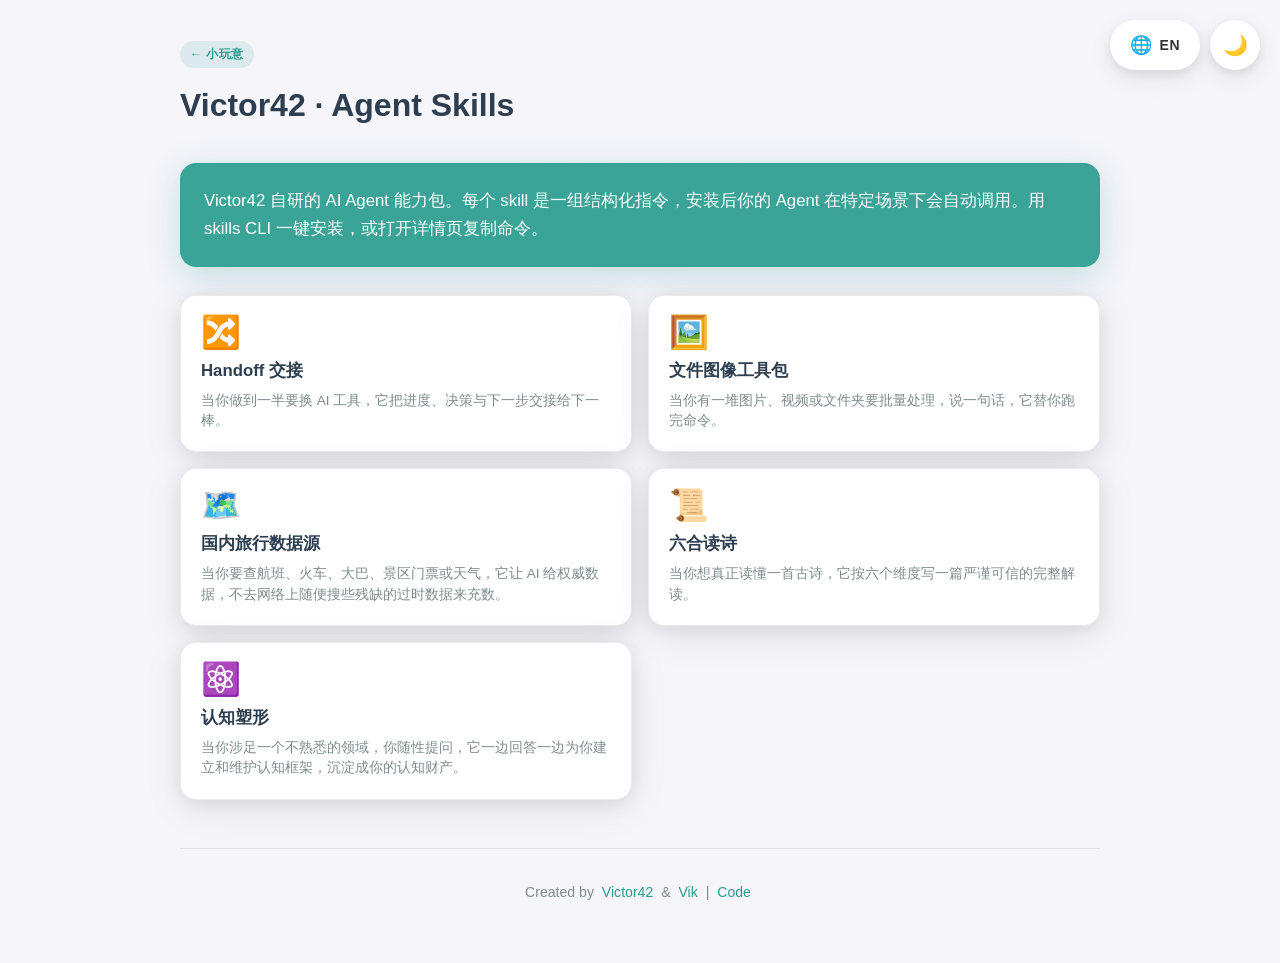
<file: index.html>
<!DOCTYPE html>
<html lang="zh-CN">
<head>
    <meta charset="UTF-8">
    <meta name="viewport" content="width=device-width, initial-scale=1.0">
    <title id="page-title">Victor42 · Agent Skills</title>

    <meta name="description" content="Victor42 自研 AI Agent 能力包。用 skills CLI 一键安装，或打开详情页复制命令。">
    <meta name="author" content="Victor42">
    <meta name="robots" content="index, follow">
    <link rel="canonical" href="https://skills.victor42.work/">

    <link rel="alternate" hreflang="zh-CN" href="https://skills.victor42.work/">
    <link rel="alternate" hreflang="en" href="https://skills.victor42.work/">
    <link rel="alternate" hreflang="x-default" href="https://skills.victor42.work/">

    <meta property="og:type" content="website">
    <meta property="og:title" content="Victor42 · Agent Skills">
    <meta property="og:description" content="Victor42 自研 AI Agent 能力包。用 skills CLI 一键安装，或打开详情页复制命令。">
    <meta property="og:url" content="https://skills.victor42.work/">
    <meta property="og:site_name" content="Victor42 · Agent Skills">
    <meta property="og:locale" content="zh_CN">
    <meta property="og:locale:alternate" content="en_US">
    <meta property="og:image" content="https://skills.victor42.work/assets/og-image.png">
    <meta property="og:image:width" content="1200">
    <meta property="og:image:height" content="630">
    <meta property="og:image:alt" content="Victor42 Agent Skills portal cover">

    <meta name="twitter:card" content="summary_large_image">
    <meta name="twitter:title" content="Victor42 · Agent Skills">
    <meta name="twitter:description" content="Victor42 自研 AI Agent 能力包。用 skills CLI 一键安装，或打开详情页复制命令。">
    <meta name="twitter:image" content="https://skills.victor42.work/assets/og-image.png">

    <meta name="theme-color" content="#2A9D8F">
    <link rel="icon" type="image/x-icon" href="https://victor42.work/assets/images/favicon.ico">
    <link rel="sitemap" type="application/xml" title="Sitemap" href="/sitemap.xml">

    <script src="./assets/analytics.js"></script>

    <script type="application/ld+json" id="structured-data">
    {
      "@context": "https://schema.org",
      "@type": "WebSite",
      "name": "Victor42 · Agent Skills",
      "url": "https://skills.victor42.work/",
      "description": "Victor42 自研的 AI Agent 能力包。每个 skill 是一组结构化指令，安装后你的 Agent 在特定场景下会自动调用。用 skills CLI 一键安装，或打开详情页复制命令。",
      "image": "https://skills.victor42.work/assets/og-image.png",
      "author": { "@type": "Person", "name": "Victor42", "url": "https://victor42.work/" },
      "publisher": {
        "@type": "Person",
        "name": "Victor42",
        "url": "https://victor42.work/",
        "logo": {
          "@type": "ImageObject",
          "url": "https://victor42.work/assets/images/favicon.ico"
        }
      },
      "inLanguage": "zh-CN",
      "dateModified": "2026-10-27",
      "mainEntity": {
        "@type": "ItemList",
        "numberOfItems": 5,
        "itemListElement": [
          {"@type": "ListItem", "position": 1, "item": {"@type": "SoftwareApplication", "name": "Handoff 交接", "description": "当你做到一半要换 AI 工具，它把进度、决策与下一步交接给下一棒。", "url": "https://skills.victor42.work/handoff/", "codeRepository": "https://github.com/greenzorro/victor42-skills", "downloadUrl": "https://cloud.victor42.work/skills/handoff.zip", "applicationCategory": "DeveloperApplication"}},
          {"@type": "ListItem", "position": 2, "item": {"@type": "SoftwareApplication", "name": "文件图像工具包", "description": "当你有一堆图片、视频或文件夹要批量处理，说一句话，它替你跑完命令。", "url": "https://skills.victor42.work/file-image-toolkit/", "codeRepository": "https://github.com/greenzorro/victor42-skills", "downloadUrl": "https://cloud.victor42.work/skills/file-image-toolkit.zip", "applicationCategory": "DeveloperApplication"}},
          {"@type": "ListItem", "position": 3, "item": {"@type": "SoftwareApplication", "name": "国内旅行数据源", "description": "当你要查航班、火车、大巴、景区门票或天气，它让 AI 给权威数据，不去网络上随便搜些残缺的过时数据来充数。", "url": "https://skills.victor42.work/china-travel-data/", "codeRepository": "https://github.com/greenzorro/victor42-skills", "downloadUrl": "https://cloud.victor42.work/skills/china-travel-data.zip", "applicationCategory": "DeveloperApplication"}},
          {"@type": "ListItem", "position": 4, "item": {"@type": "SoftwareApplication", "name": "六合读诗", "description": "当你想真正读懂一首古诗，它按六个维度写一篇严谨可信的完整解读。", "url": "https://skills.victor42.work/poem-six-lens/", "codeRepository": "https://github.com/greenzorro/victor42-skills", "downloadUrl": "https://cloud.victor42.work/skills/poem-six-lens.zip", "applicationCategory": "DeveloperApplication"}},
          {"@type": "ListItem", "position": 5, "item": {"@type": "SoftwareApplication", "name": "认知塑形", "description": "当你涉足一个不熟悉的领域，你随性提问，它一边回答一边为你建立和维护认知框架，沉淀成你的认知财产。", "url": "https://skills.victor42.work/cognition-shaper/", "codeRepository": "https://github.com/greenzorro/victor42-skills", "downloadUrl": "https://cloud.victor42.work/skills/cognition-shaper.zip", "applicationCategory": "DeveloperApplication"}}
        ]
      }
    }
    </script>

    <link rel="stylesheet" href="./assets/style.css?v=20260811">

    <script>
    (function() {
        const urlParams = new URLSearchParams(window.location.search);
        const urlTheme = urlParams.get('theme');
        if (urlTheme === 'dark' || urlTheme === 'light') {
            localStorage.setItem('theme', urlTheme);
        }
        const savedTheme = localStorage.getItem('theme');
        const prefersDark = window.matchMedia('(prefers-color-scheme: dark)').matches;
        const theme = savedTheme || (prefersDark ? 'dark' : 'light');
        if (theme === 'dark') {
            document.documentElement.setAttribute('data-theme', 'dark');
        }
    })();
    </script>
</head>
<body>
    <button class="theme-toggle" id="theme-toggle" aria-label="切换深色模式" type="button">
        <span class="theme-icon" aria-hidden="true">🌙</span>
    </button>

    <button class="lang-toggle" id="lang-toggle" aria-label="切换语言" type="button">
        <span class="lang-icon" aria-hidden="true">🌐</span>
        <span class="lang-text">EN</span>
    </button>

    <div class="container">
        <div class="loading" id="loading">
            <div class="loading-spinner" aria-hidden="true"></div>
            <p id="loading-text">正在加载...</p>
        </div>

        <div class="error" id="error" style="display: none;" role="alert">
            <h2 id="error-title">😕 加载失败</h2>
            <p id="error-message">无法加载数据，请检查网络连接或稍后重试。</p>
        </div>

        <main id="content" style="display: none;">
            <header class="site-header">
                <a id="parent-link" class="parent-link" href="https://victor42.work/" target="_blank" rel="noopener noreferrer">← 小玩意</a>
                <h1 class="site-title" id="site-title">Victor42 · Agent Skills</h1>
            </header>

            <section class="hero-card">
                <p id="description">Victor42 自研的 AI Agent 能力包。每个 skill 是一组结构化指令，安装后你的 Agent 在特定场景下会自动调用。用 skills CLI 一键安装，或打开详情页复制命令。</p>
            </section>

            <!-- 静态预渲染卡片：供无 JS 环境与搜索引擎抓取；main.js 加载 data.json 后 replaceChildren 重绘为同款结构 -->
            <div class="skills-grid" id="skills-grid">
                <a class="skill-card" href="./handoff/" aria-label="Handoff 交接">
                    <div class="skill-emoji" aria-hidden="true">🔀</div>
                    <h3 class="skill-name">Handoff 交接</h3>
                    <p class="skill-summary">当你做到一半要换 AI 工具，它把进度、决策与下一步交接给下一棒。</p>
                </a>
                <a class="skill-card" href="./file-image-toolkit/" aria-label="文件图像工具包">
                    <div class="skill-emoji" aria-hidden="true">🖼️</div>
                    <h3 class="skill-name">文件图像工具包</h3>
                    <p class="skill-summary">当你有一堆图片、视频或文件夹要批量处理，说一句话，它替你跑完命令。</p>
                </a>
                <a class="skill-card" href="./china-travel-data/" aria-label="国内旅行数据源">
                    <div class="skill-emoji" aria-hidden="true">🗺️</div>
                    <h3 class="skill-name">国内旅行数据源</h3>
                    <p class="skill-summary">当你要查航班、火车、大巴、景区门票或天气，它让 AI 给权威数据，不去网络上随便搜些残缺的过时数据来充数。</p>
                </a>
                <a class="skill-card" href="./poem-six-lens/" aria-label="六合读诗">
                    <div class="skill-emoji" aria-hidden="true">📜</div>
                    <h3 class="skill-name">六合读诗</h3>
                    <p class="skill-summary">当你想真正读懂一首古诗，它按六个维度写一篇严谨可信的完整解读。</p>
                </a>
                <a class="skill-card" href="./cognition-shaper/" aria-label="认知塑形">
                    <div class="skill-emoji" aria-hidden="true">⚛️</div>
                    <h3 class="skill-name">认知塑形</h3>
                    <p class="skill-summary">当你涉足一个不熟悉的领域，你随性提问，它一边回答一边为你建立和维护认知框架，沉淀成你的认知财产。</p>
                </a>
            </div>

            <footer class="footer">
                <p id="footer-text"></p>
            </footer>
        </main>
    </div>

    <script src="./assets/shared.js?v=20260811"></script>
    <script src="./assets/main.js?v=20260811"></script>
    <noscript><style>#content{display:block!important}#loading{display:none!important}</style></noscript>
</body>
</html>
</file>
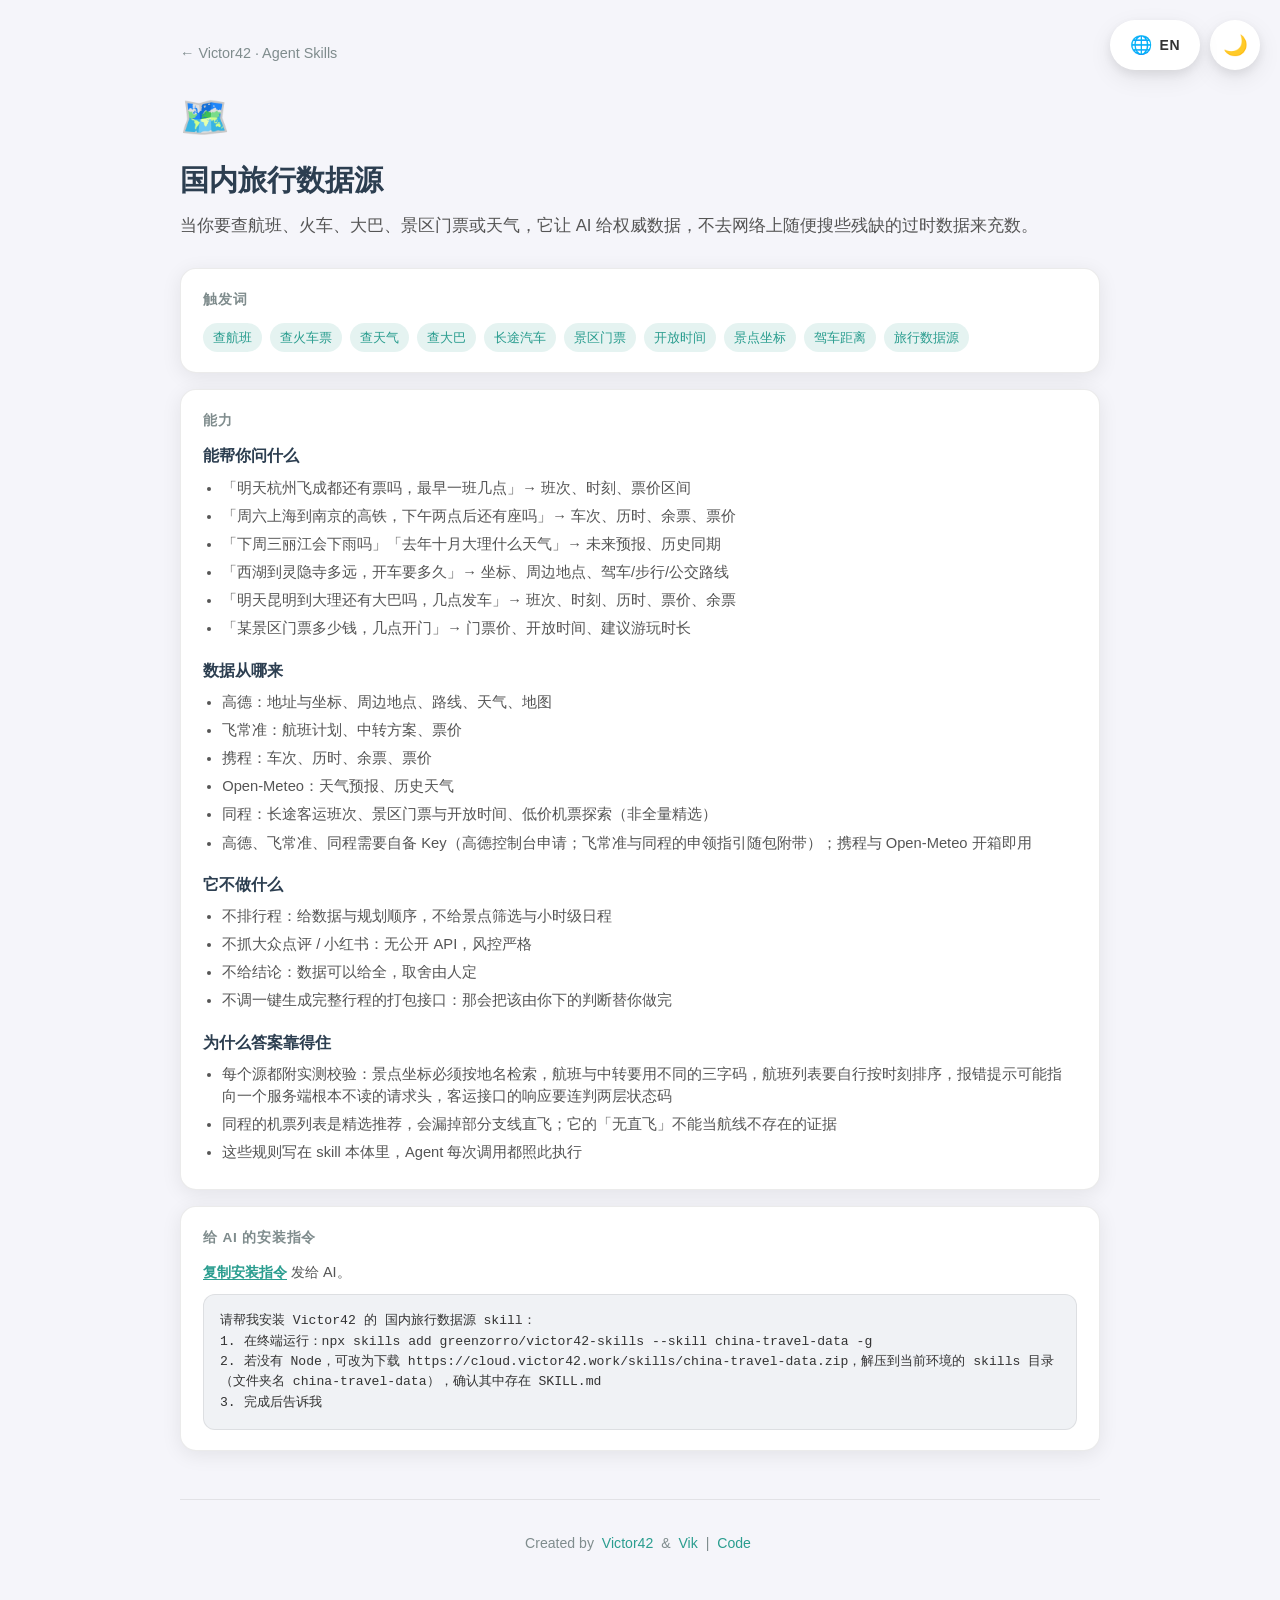
<file: china-travel-data/index.html>
<!DOCTYPE html>
<html lang="zh-CN">
<head>
    <meta charset="UTF-8">
    <meta name="viewport" content="width=device-width, initial-scale=1.0">
    <title>国内旅行数据源 - Victor42 · Agent Skills</title>

    <meta name="description" content="当你要查航班、火车、大巴、景区门票或天气，它让 AI 给权威数据，不去网络上随便搜些残缺的过时数据来充数。">
    <meta name="author" content="Victor42">
    <meta name="robots" content="index, follow">
    <link rel="canonical" href="https://skills.victor42.work/china-travel-data/">

    <link rel="alternate" hreflang="zh-CN" href="https://skills.victor42.work/china-travel-data/">
    <link rel="alternate" hreflang="en" href="https://skills.victor42.work/china-travel-data/">
    <link rel="alternate" hreflang="x-default" href="https://skills.victor42.work/china-travel-data/">

    <meta name="skill:slug" content="china-travel-data">
    <meta name="skill:cli-install" content="npx skills add greenzorro/victor42-skills --skill china-travel-data -g">
    <meta name="skill:download-url" content="https://cloud.victor42.work/skills/china-travel-data.zip">
    <meta name="skill:install-dir" content="china-travel-data">

    <link rel="alternate" type="application/zip" href="https://cloud.victor42.work/skills/china-travel-data.zip" title="China Travel Data skill package">

    <meta property="og:type" content="website">
    <meta property="og:title" content="国内旅行数据源 - Victor42 · Agent Skills">
    <meta property="og:description" content="当你要查航班、火车、大巴、景区门票或天气，它让 AI 给权威数据，不去网络上随便搜些残缺的过时数据来充数。">
    <meta property="og:url" content="https://skills.victor42.work/china-travel-data/">
    <meta property="og:site_name" content="Victor42 · Agent Skills">
    <meta property="og:locale" content="zh_CN">
    <meta property="og:locale:alternate" content="en_US">
    <meta property="og:image" content="https://skills.victor42.work/assets/og-china-travel-data.png">
    <meta property="og:image:width" content="1200">
    <meta property="og:image:height" content="630">
    <meta property="og:image:alt" content="国内旅行数据源 skill cover">

    <meta name="twitter:card" content="summary_large_image">
    <meta name="twitter:title" content="国内旅行数据源">
    <meta name="twitter:description" content="当你要查航班、火车、大巴、景区门票或天气，它让 AI 给权威数据，不去网络上随便搜些残缺的过时数据来充数。">
    <meta name="twitter:image" content="https://skills.victor42.work/assets/og-china-travel-data.png">

    <meta name="theme-color" content="#2A9D8F">
    <link rel="icon" type="image/x-icon" href="https://victor42.work/assets/images/favicon.ico">

    <script src="../assets/analytics.js"></script>

    <script type="application/ld+json">
{
  "@context": "https://schema.org",
  "@type": "SoftwareApplication",
  "name": "China Travel Data",
  "alternateName": "国内旅行数据源",
  "description": "When you need flights, trains, coaches, scenic-area tickets or weather, it hands the agent authoritative data instead of whatever patchy, outdated scraps a web search turns up.",
  "url": "https://skills.victor42.work/china-travel-data/",
  "downloadUrl": "https://cloud.victor42.work/skills/china-travel-data.zip",
  "codeRepository": "https://github.com/greenzorro/victor42-skills",
  "applicationCategory": "DeveloperApplication",
  "operatingSystem": "Cross-platform (AI agent runtime)",
  "author": {
    "@type": "Person",
    "name": "Victor42",
    "url": "https://victor42.work/"
  },
  "image": "https://skills.victor42.work/assets/og-china-travel-data.png",
  "dateModified": "2026-11-16"
}
    </script>

    <link rel="stylesheet" href="../assets/style.css?v=20260811">

    <script>
    (function() {
        const urlParams = new URLSearchParams(window.location.search);
        const urlTheme = urlParams.get('theme');
        if (urlTheme === 'dark' || urlTheme === 'light') {
            localStorage.setItem('theme', urlTheme);
        }
        const savedTheme = localStorage.getItem('theme');
        const prefersDark = window.matchMedia('(prefers-color-scheme: dark)').matches;
        const theme = savedTheme || (prefersDark ? 'dark' : 'light');
        if (theme === 'dark') {
            document.documentElement.setAttribute('data-theme', 'dark');
        }
    })();
    </script>

    <script type="application/json" id="site-data">{"origin": "https://skills.victor42.work", "cdnBase": "https://cloud.victor42.work/skills", "parentSite": "https://victor42.work/", "parentLabel": {"zh": "小玩意", "en": "Gadgets"}, "github": "https://github.com/greenzorro/victor42-skills"}</script>
</head>
<body>
    <button class="theme-toggle" id="theme-toggle" aria-label="切换深色模式" type="button">
        <span class="theme-icon" aria-hidden="true">🌙</span>
    </button>

    <button class="lang-toggle" id="lang-toggle" aria-label="切换语言" type="button">
        <span class="lang-icon" aria-hidden="true">🌐</span>
        <span class="lang-text">EN</span>
    </button>

    <div class="container">
        <header class="skill-detail-header">
            <a class="back-link" href="../">← Victor42 · Agent Skills</a>
            <div class="detail-emoji" aria-hidden="true">🗺️</div>
            <h1 class="detail-title" data-lang="zh">国内旅行数据源</h1>
            <h1 class="detail-title" data-lang="en" hidden>China Travel Data</h1>
            <p class="detail-summary" data-lang="zh">当你要查航班、火车、大巴、景区门票或天气，它让 AI 给权威数据，不去网络上随便搜些残缺的过时数据来充数。</p>
            <p class="detail-summary" data-lang="en" hidden>When you need flights, trains, coaches, scenic-area tickets or weather, it hands the agent authoritative data instead of whatever patchy, outdated scraps a web search turns up.</p>
        </header>

        <section class="panel">
            <h2 data-lang="zh">触发词</h2>
            <h2 data-lang="en" hidden>Triggers</h2>
            <ul class="tag-list" data-lang="zh">
    <li>查航班</li>
    <li>查火车票</li>
    <li>查天气</li>
    <li>查大巴</li>
    <li>长途汽车</li>
    <li>景区门票</li>
    <li>开放时间</li>
    <li>景点坐标</li>
    <li>驾车距离</li>
    <li>旅行数据源</li>
            </ul>
            <ul class="tag-list" data-lang="en" hidden>
    <li>flight schedule</li>
    <li>train tickets</li>
    <li>weather forecast</li>
    <li>coach schedule</li>
    <li>bus tickets</li>
    <li>scenic tickets</li>
    <li>opening hours</li>
    <li>POI coordinates</li>
    <li>driving route</li>
    <li>china travel data</li>
            </ul>
        </section>

        <section class="panel capabilities-panel" data-lang="zh">
            <h2>能力</h2>
    <section class="capability-block">
      <h3>能帮你问什么</h3>
      <ul>
        <li>「明天杭州飞成都还有票吗，最早一班几点」→ 班次、时刻、票价区间</li>
        <li>「周六上海到南京的高铁，下午两点后还有座吗」→ 车次、历时、余票、票价</li>
        <li>「下周三丽江会下雨吗」「去年十月大理什么天气」→ 未来预报、历史同期</li>
        <li>「西湖到灵隐寺多远，开车要多久」→ 坐标、周边地点、驾车/步行/公交路线</li>
        <li>「明天昆明到大理还有大巴吗，几点发车」→ 班次、时刻、历时、票价、余票</li>
        <li>「某景区门票多少钱，几点开门」→ 门票价、开放时间、建议游玩时长</li>
      </ul>
    </section>
    <section class="capability-block">
      <h3>数据从哪来</h3>
      <ul>
        <li>高德：地址与坐标、周边地点、路线、天气、地图</li>
        <li>飞常准：航班计划、中转方案、票价</li>
        <li>携程：车次、历时、余票、票价</li>
        <li>Open-Meteo：天气预报、历史天气</li>
        <li>同程：长途客运班次、景区门票与开放时间、低价机票探索（非全量精选）</li>
        <li>高德、飞常准、同程需要自备 Key（高德控制台申请；飞常准与同程的申领指引随包附带）；携程与 Open-Meteo 开箱即用</li>
      </ul>
    </section>
    <section class="capability-block">
      <h3>它不做什么</h3>
      <ul>
        <li>不排行程：给数据与规划顺序，不给景点筛选与小时级日程</li>
        <li>不抓大众点评 / 小红书：无公开 API，风控严格</li>
        <li>不给结论：数据可以给全，取舍由人定</li>
        <li>不调一键生成完整行程的打包接口：那会把该由你下的判断替你做完</li>
      </ul>
    </section>
    <section class="capability-block">
      <h3>为什么答案靠得住</h3>
      <ul>
        <li>每个源都附实测校验：景点坐标必须按地名检索，航班与中转要用不同的三字码，航班列表要自行按时刻排序，报错提示可能指向一个服务端根本不读的请求头，客运接口的响应要连判两层状态码</li>
        <li>同程的机票列表是精选推荐，会漏掉部分支线直飞；它的「无直飞」不能当航线不存在的证据</li>
        <li>这些规则写在 skill 本体里，Agent 每次调用都照此执行</li>
      </ul>
    </section>
        </section>
        <section class="panel capabilities-panel" data-lang="en" hidden>
            <h2>Capabilities</h2>
    <section class="capability-block">
      <h3>What you can ask</h3>
      <ul>
        <li>“Any seats on tomorrow&#x27;s Hangzhou–Chengdu flight, and when is the first one?” → schedules, times, fare ranges</li>
        <li>“Shanghai–Nanjing high-speed trains on Saturday after 2pm — any seats?” → services, duration, availability, fares</li>
        <li>“Will it rain in Lijiang next Wednesday?” “What was Dali like last October?” → forecast, same period in past years</li>
        <li>“How far is Lingyin Temple from West Lake, and how long by car?” → coordinates, nearby places, driving/walking/transit routes</li>
        <li>“Any coaches from Kunming to Dali tomorrow, and when do they leave?” → services, times, duration, fares, seats left</li>
        <li>“How much is the ticket for a scenic area, and what time does it open?” → ticket price, opening hours, suggested visit length</li>
      </ul>
    </section>
    <section class="capability-block">
      <h3>Where the data comes from</h3>
      <ul>
        <li>Amap: addresses and coordinates, nearby places, routes, weather, map tiles</li>
        <li>Variflight: flight schedules, transfers, fares</li>
        <li>Ctrip: services, duration, availability, fares</li>
        <li>Open-Meteo: forecast, historical weather</li>
        <li>Tongcheng: coach services, scenic-area tickets and opening hours, low-fare destination discovery (curated, not exhaustive)</li>
        <li>Amap, Variflight and Tongcheng need your own key (Amap console; application guides for the other two ship with the skill); Ctrip and Open-Meteo work as-is</li>
      </ul>
    </section>
    <section class="capability-block">
      <h3>What it doesn&#x27;t do</h3>
      <ul>
        <li>No itinerary: data and planning order only — no attraction shortlisting, no hour-level schedule</li>
        <li>No scraping Dianping / Xiaohongshu: no public API, strict anti-bot</li>
        <li>No verdicts: data can be complete, the trade-offs stay with you</li>
        <li>No one-shot itinerary endpoints: those make the judgment calls that belong to you</li>
      </ul>
    </section>
    <section class="capability-block">
      <h3>Why the answers hold up</h3>
      <ul>
        <li>Every source ships verified rules: attraction coordinates need a place-name search, flights and transfers use different three-letter codes, flight lists must be sorted by time, error text can point at a header the server never reads, and the coach API returns two nested status codes</li>
        <li>Tongcheng flight lists are curated and miss some regional direct routes, so its no-direct-flight answer is not proof a route does not exist</li>
        <li>Those rules live in the skill itself, so the agent follows them on every call</li>
      </ul>
    </section>
        </section>

        <section class="panel install-block">
            <h2 id="install-title">给 AI 的安装指令</h2>
            <p class="copy-hint">
                <button type="button" class="copy-link" id="copy-btn">
                    <span data-lang="zh">复制安装指令</span>
                    <span data-lang="en" hidden>Copy the install prompt</span>
                </button>
                <span data-lang="zh">发给 AI。</span>
                <span data-lang="en" hidden> and send it to your AI.</span>
            </p>
            <div id="install-zh" data-lang="zh">
                <pre>请帮我安装 Victor42 的 国内旅行数据源 skill：
1. 在终端运行：npx skills add greenzorro/victor42-skills --skill china-travel-data -g
2. 若没有 Node，可改为下载 https://cloud.victor42.work/skills/china-travel-data.zip，解压到当前环境的 skills 目录（文件夹名 china-travel-data），确认其中存在 SKILL.md
3. 完成后告诉我</pre>
            </div>
            <div id="install-en" data-lang="en" hidden>
                <pre>Please install Victor42&#x27;s China Travel Data skill:
1. Run in your terminal: npx skills add greenzorro/victor42-skills --skill china-travel-data -g
2. If you don&#x27;t have Node, download https://cloud.victor42.work/skills/china-travel-data.zip, extract into your agent&#x27;s skills directory as china-travel-data, and confirm SKILL.md exists
3. Tell me when it&#x27;s done</pre>
            </div>
        </section>

        <footer class="footer">
            <p id="footer-text"></p>
        </footer>
    </div>

    <script src="../assets/shared.js?v=20260811"></script>
    <script src="../assets/skill.js?v=20260811"></script>
</body>
</html>
</file>
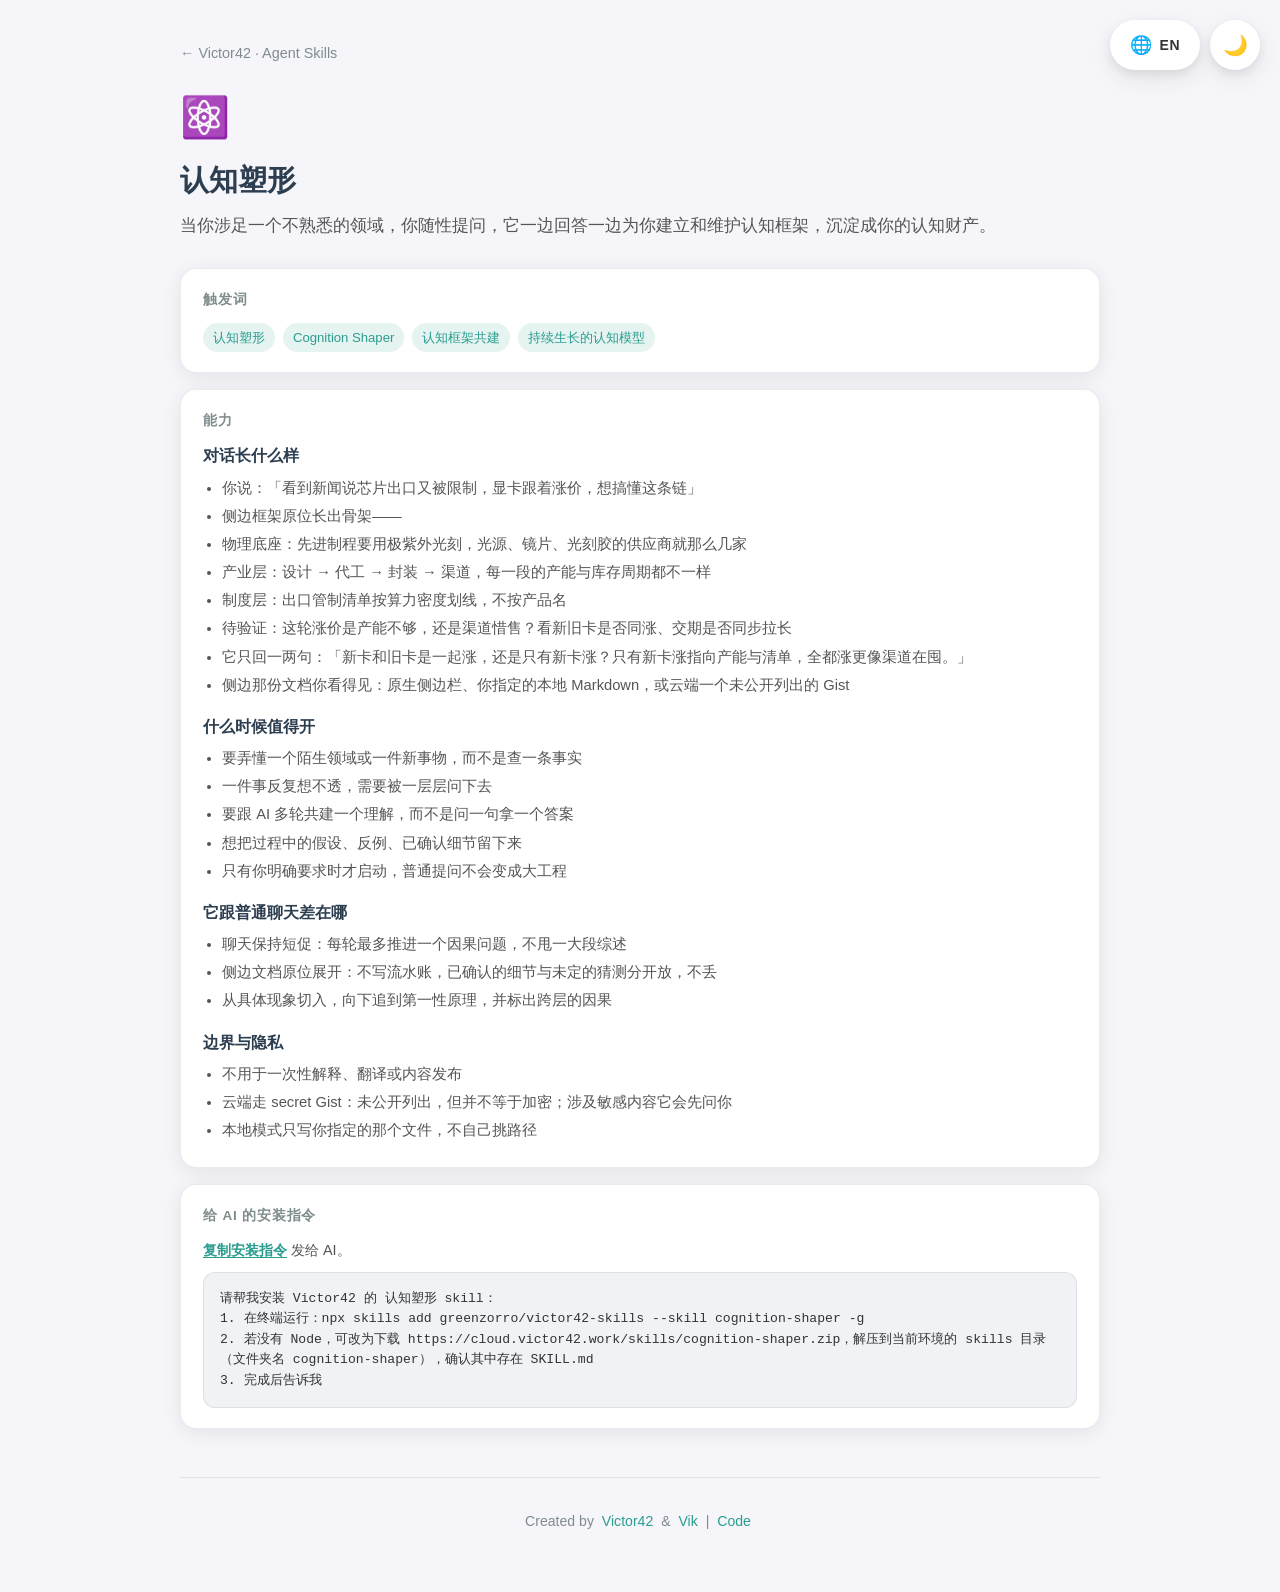
<file: cognition-shaper/index.html>
<!DOCTYPE html>
<html lang="zh-CN">
<head>
    <meta charset="UTF-8">
    <meta name="viewport" content="width=device-width, initial-scale=1.0">
    <title>认知塑形 - Victor42 · Agent Skills</title>

    <meta name="description" content="当你涉足一个不熟悉的领域，你随性提问，它一边回答一边为你建立和维护认知框架，沉淀成你的认知财产。">
    <meta name="author" content="Victor42">
    <meta name="robots" content="index, follow">
    <link rel="canonical" href="https://skills.victor42.work/cognition-shaper/">

    <link rel="alternate" hreflang="zh-CN" href="https://skills.victor42.work/cognition-shaper/">
    <link rel="alternate" hreflang="en" href="https://skills.victor42.work/cognition-shaper/">
    <link rel="alternate" hreflang="x-default" href="https://skills.victor42.work/cognition-shaper/">

    <meta name="skill:slug" content="cognition-shaper">
    <meta name="skill:cli-install" content="npx skills add greenzorro/victor42-skills --skill cognition-shaper -g">
    <meta name="skill:download-url" content="https://cloud.victor42.work/skills/cognition-shaper.zip">
    <meta name="skill:install-dir" content="cognition-shaper">

    <link rel="alternate" type="application/zip" href="https://cloud.victor42.work/skills/cognition-shaper.zip" title="Cognition Shaper skill package">

    <meta property="og:type" content="website">
    <meta property="og:title" content="认知塑形 - Victor42 · Agent Skills">
    <meta property="og:description" content="当你涉足一个不熟悉的领域，你随性提问，它一边回答一边为你建立和维护认知框架，沉淀成你的认知财产。">
    <meta property="og:url" content="https://skills.victor42.work/cognition-shaper/">
    <meta property="og:site_name" content="Victor42 · Agent Skills">
    <meta property="og:locale" content="zh_CN">
    <meta property="og:locale:alternate" content="en_US">
    <meta property="og:image" content="https://skills.victor42.work/assets/og-cognition-shaper.png">
    <meta property="og:image:width" content="1200">
    <meta property="og:image:height" content="630">
    <meta property="og:image:alt" content="认知塑形 skill cover">

    <meta name="twitter:card" content="summary_large_image">
    <meta name="twitter:title" content="认知塑形">
    <meta name="twitter:description" content="当你涉足一个不熟悉的领域，你随性提问，它一边回答一边为你建立和维护认知框架，沉淀成你的认知财产。">
    <meta name="twitter:image" content="https://skills.victor42.work/assets/og-cognition-shaper.png">

    <meta name="theme-color" content="#2A9D8F">
    <link rel="icon" type="image/x-icon" href="https://victor42.work/assets/images/favicon.ico">

    <script src="../assets/analytics.js"></script>

    <script type="application/ld+json">
{
  "@context": "https://schema.org",
  "@type": "SoftwareApplication",
  "name": "Cognition Shaper",
  "alternateName": "认知塑形",
  "description": "When you step into an unfamiliar field, you ask as things occur to you; it answers while building and maintaining the framework, so the understanding becomes something you own.",
  "url": "https://skills.victor42.work/cognition-shaper/",
  "downloadUrl": "https://cloud.victor42.work/skills/cognition-shaper.zip",
  "codeRepository": "https://github.com/greenzorro/victor42-skills",
  "applicationCategory": "DeveloperApplication",
  "operatingSystem": "Cross-platform (AI agent runtime)",
  "author": {
    "@type": "Person",
    "name": "Victor42",
    "url": "https://victor42.work/"
  },
  "image": "https://skills.victor42.work/assets/og-cognition-shaper.png",
  "dateModified": "2026-08-18"
}
    </script>

    <link rel="stylesheet" href="../assets/style.css?v=20260811">

    <script>
    (function() {
        const urlParams = new URLSearchParams(window.location.search);
        const urlTheme = urlParams.get('theme');
        if (urlTheme === 'dark' || urlTheme === 'light') {
            localStorage.setItem('theme', urlTheme);
        }
        const savedTheme = localStorage.getItem('theme');
        const prefersDark = window.matchMedia('(prefers-color-scheme: dark)').matches;
        const theme = savedTheme || (prefersDark ? 'dark' : 'light');
        if (theme === 'dark') {
            document.documentElement.setAttribute('data-theme', 'dark');
        }
    })();
    </script>

    <script type="application/json" id="site-data">{"origin": "https://skills.victor42.work", "cdnBase": "https://cloud.victor42.work/skills", "parentSite": "https://victor42.work/", "parentLabel": {"zh": "小玩意", "en": "Gadgets"}, "github": "https://github.com/greenzorro/victor42-skills"}</script>
</head>
<body>
    <button class="theme-toggle" id="theme-toggle" aria-label="切换深色模式" type="button">
        <span class="theme-icon" aria-hidden="true">🌙</span>
    </button>

    <button class="lang-toggle" id="lang-toggle" aria-label="切换语言" type="button">
        <span class="lang-icon" aria-hidden="true">🌐</span>
        <span class="lang-text">EN</span>
    </button>

    <div class="container">
        <header class="skill-detail-header">
            <a class="back-link" href="../">← Victor42 · Agent Skills</a>
            <div class="detail-emoji" aria-hidden="true">⚛️</div>
            <h1 class="detail-title" data-lang="zh">认知塑形</h1>
            <h1 class="detail-title" data-lang="en" hidden>Cognition Shaper</h1>
            <p class="detail-summary" data-lang="zh">当你涉足一个不熟悉的领域，你随性提问，它一边回答一边为你建立和维护认知框架，沉淀成你的认知财产。</p>
            <p class="detail-summary" data-lang="en" hidden>When you step into an unfamiliar field, you ask as things occur to you; it answers while building and maintaining the framework, so the understanding becomes something you own.</p>
        </header>

        <section class="panel">
            <h2 data-lang="zh">触发词</h2>
            <h2 data-lang="en" hidden>Triggers</h2>
            <ul class="tag-list" data-lang="zh">
    <li>认知塑形</li>
    <li>Cognition Shaper</li>
    <li>认知框架共建</li>
    <li>持续生长的认知模型</li>
            </ul>
            <ul class="tag-list" data-lang="en" hidden>
    <li>Cognition Shaper</li>
    <li>living cognitive model</li>
    <li>co-build a cognitive framework</li>
    <li>Socratic model building</li>
            </ul>
        </section>

        <section class="panel capabilities-panel" data-lang="zh">
            <h2>能力</h2>
    <section class="capability-block">
      <h3>对话长什么样</h3>
      <ul>
        <li>你说：「看到新闻说芯片出口又被限制，显卡跟着涨价，想搞懂这条链」</li>
        <li>侧边框架原位长出骨架——</li>
        <li>物理底座：先进制程要用极紫外光刻，光源、镜片、光刻胶的供应商就那么几家</li>
        <li>产业层：设计 → 代工 → 封装 → 渠道，每一段的产能与库存周期都不一样</li>
        <li>制度层：出口管制清单按算力密度划线，不按产品名</li>
        <li>待验证：这轮涨价是产能不够，还是渠道惜售？看新旧卡是否同涨、交期是否同步拉长</li>
        <li>它只回一两句：「新卡和旧卡是一起涨，还是只有新卡涨？只有新卡涨指向产能与清单，全都涨更像渠道在囤。」</li>
        <li>侧边那份文档你看得见：原生侧边栏、你指定的本地 Markdown，或云端一个未公开列出的 Gist</li>
      </ul>
    </section>
    <section class="capability-block">
      <h3>什么时候值得开</h3>
      <ul>
        <li>要弄懂一个陌生领域或一件新事物，而不是查一条事实</li>
        <li>一件事反复想不透，需要被一层层问下去</li>
        <li>要跟 AI 多轮共建一个理解，而不是问一句拿一个答案</li>
        <li>想把过程中的假设、反例、已确认细节留下来</li>
        <li>只有你明确要求时才启动，普通提问不会变成大工程</li>
      </ul>
    </section>
    <section class="capability-block">
      <h3>它跟普通聊天差在哪</h3>
      <ul>
        <li>聊天保持短促：每轮最多推进一个因果问题，不甩一大段综述</li>
        <li>侧边文档原位展开：不写流水账，已确认的细节与未定的猜测分开放，不丢</li>
        <li>从具体现象切入，向下追到第一性原理，并标出跨层的因果</li>
      </ul>
    </section>
    <section class="capability-block">
      <h3>边界与隐私</h3>
      <ul>
        <li>不用于一次性解释、翻译或内容发布</li>
        <li>云端走 secret Gist：未公开列出，但并不等于加密；涉及敏感内容它会先问你</li>
        <li>本地模式只写你指定的那个文件，不自己挑路径</li>
      </ul>
    </section>
        </section>
        <section class="panel capabilities-panel" data-lang="en" hidden>
            <h2>Capabilities</h2>
    <section class="capability-block">
      <h3>What a session looks like</h3>
      <ul>
        <li>You say: “A headline says chip exports are restricted again and GPU prices are climbing — I want to understand the chain.”</li>
        <li>The side surface grows its skeleton in place —</li>
        <li>Physics: leading-edge nodes need EUV lithography, and the light sources, mirrors and photoresists come from a handful of suppliers</li>
        <li>Industry: design → foundry → packaging → channel, each stage on its own capacity and inventory cycle</li>
        <li>Rules: export lists draw the line by compute density, not by product name</li>
        <li>Open question: is this rise capacity or channel hoarding? Compare whether old and new cards move together, and whether lead times stretch in step</li>
        <li>It replies in one or two sentences: “Are old and new cards rising together, or only the new ones? Only the new ones point at capacity and the lists; everything rising looks more like hoarding.”</li>
        <li>You can watch that document: a native side panel, a local Markdown file you name, or one unlisted Gist in the cloud</li>
      </ul>
    </section>
    <section class="capability-block">
      <h3>When it earns its place</h3>
      <ul>
        <li>You need to understand an unfamiliar field or a new thing, not look up one fact</li>
        <li>A question keeps resisting you and needs to be asked down, layer by layer</li>
        <li>You want to co-build an understanding over many turns, not collect one-shot answers</li>
        <li>You want the hypotheses, counterexamples and confirmed details to survive the conversation</li>
        <li>It only starts when you ask for it; an ordinary question won&#x27;t turn into this</li>
      </ul>
    </section>
    <section class="capability-block">
      <h3>How it differs from ordinary chat</h3>
      <ul>
        <li>Chat stays short: at most one causal question per turn, no wall of summary</li>
        <li>The side document is rewritten in place: never a changelog, and confirmed detail or open uncertainty is never dropped</li>
        <li>It enters through a concrete phenomenon, digs down to first principles, and marks causal edges that cross layers</li>
      </ul>
    </section>
    <section class="capability-block">
      <h3>Boundaries and privacy</h3>
      <ul>
        <li>Not for one-off explanations, translation or publishing</li>
        <li>The cloud path uses a secret Gist: unlisted, which is not the same as encrypted — it asks first before publishing anything sensitive</li>
        <li>Local mode writes only the file you name, and never picks a path itself</li>
      </ul>
    </section>
        </section>

        <section class="panel install-block">
            <h2 id="install-title">给 AI 的安装指令</h2>
            <p class="copy-hint">
                <button type="button" class="copy-link" id="copy-btn">
                    <span data-lang="zh">复制安装指令</span>
                    <span data-lang="en" hidden>Copy the install prompt</span>
                </button>
                <span data-lang="zh">发给 AI。</span>
                <span data-lang="en" hidden> and send it to your AI.</span>
            </p>
            <div id="install-zh" data-lang="zh">
                <pre>请帮我安装 Victor42 的 认知塑形 skill：
1. 在终端运行：npx skills add greenzorro/victor42-skills --skill cognition-shaper -g
2. 若没有 Node，可改为下载 https://cloud.victor42.work/skills/cognition-shaper.zip，解压到当前环境的 skills 目录（文件夹名 cognition-shaper），确认其中存在 SKILL.md
3. 完成后告诉我</pre>
            </div>
            <div id="install-en" data-lang="en" hidden>
                <pre>Please install Victor42&#x27;s Cognition Shaper skill:
1. Run in your terminal: npx skills add greenzorro/victor42-skills --skill cognition-shaper -g
2. If you don&#x27;t have Node, download https://cloud.victor42.work/skills/cognition-shaper.zip, extract into your agent&#x27;s skills directory as cognition-shaper, and confirm SKILL.md exists
3. Tell me when it&#x27;s done</pre>
            </div>
        </section>

        <footer class="footer">
            <p id="footer-text"></p>
        </footer>
    </div>

    <script src="../assets/shared.js?v=20260811"></script>
    <script src="../assets/skill.js?v=20260811"></script>
</body>
</html>
</file>
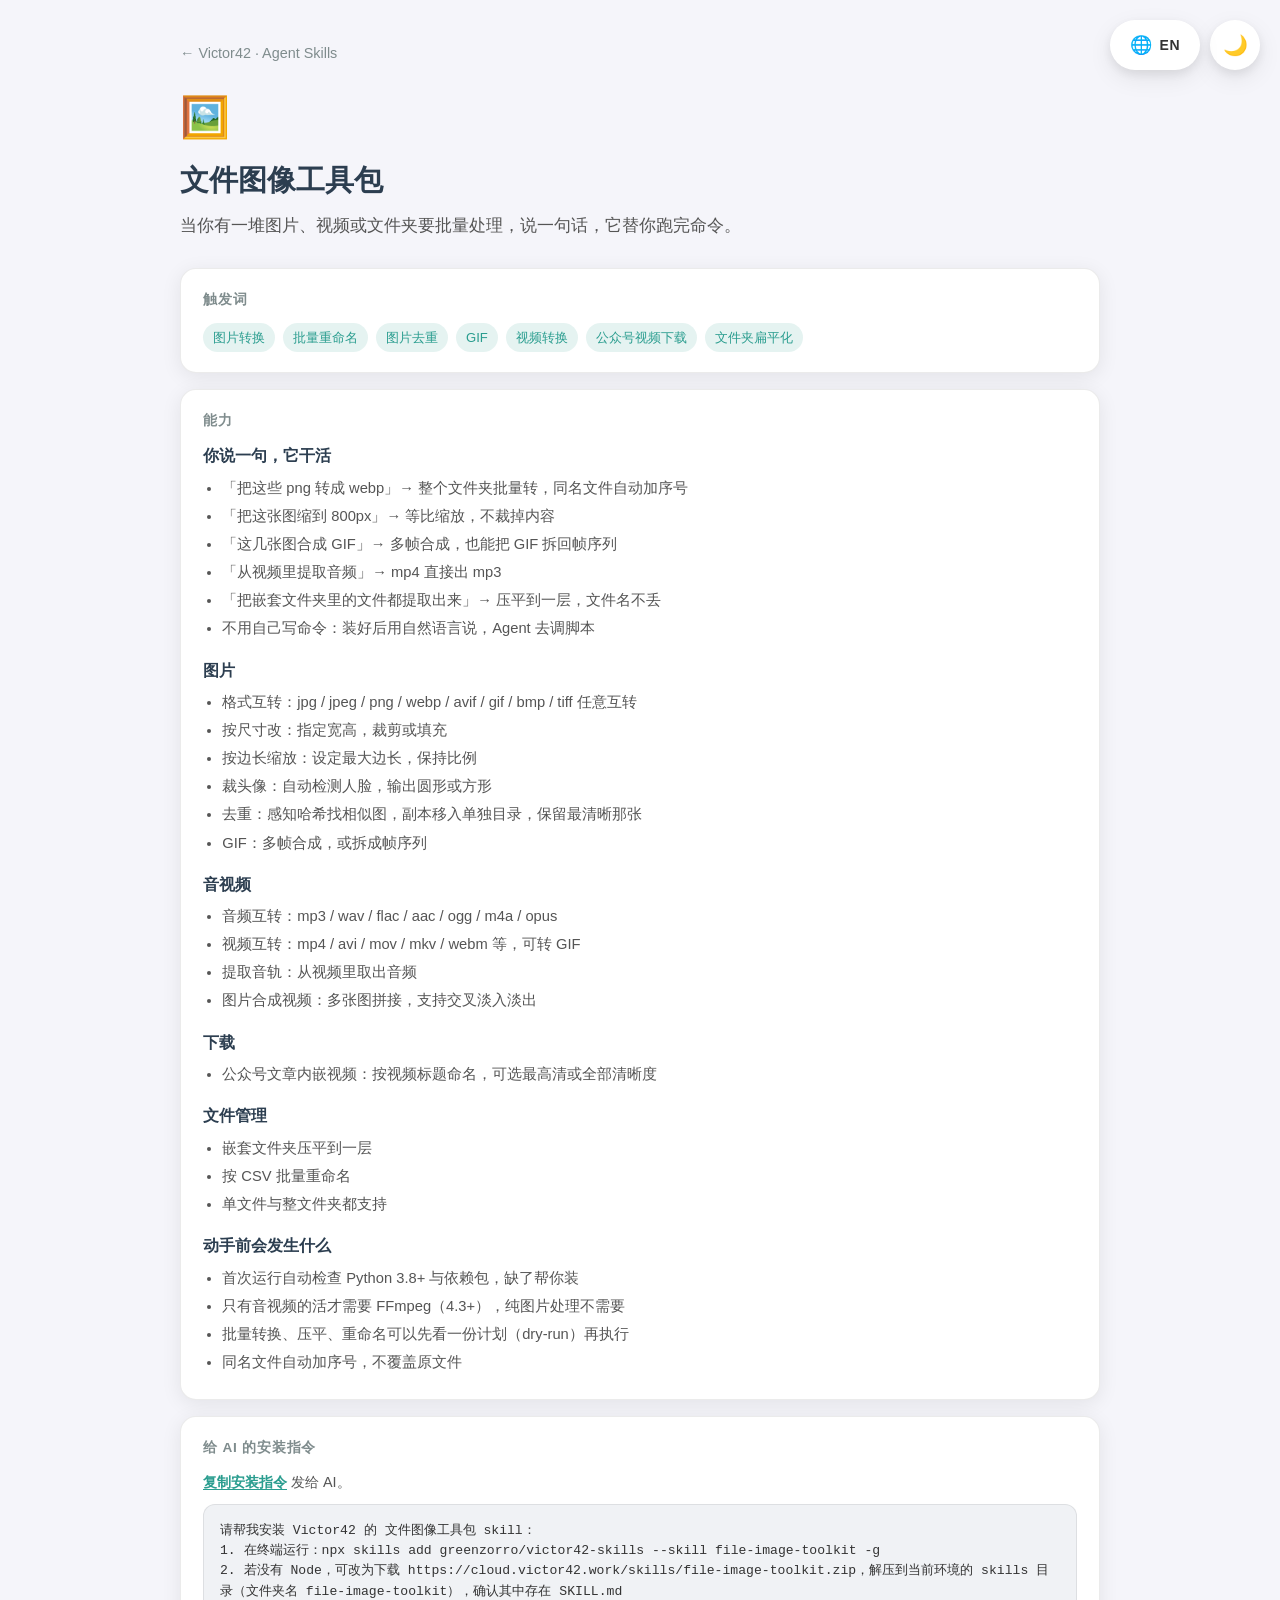
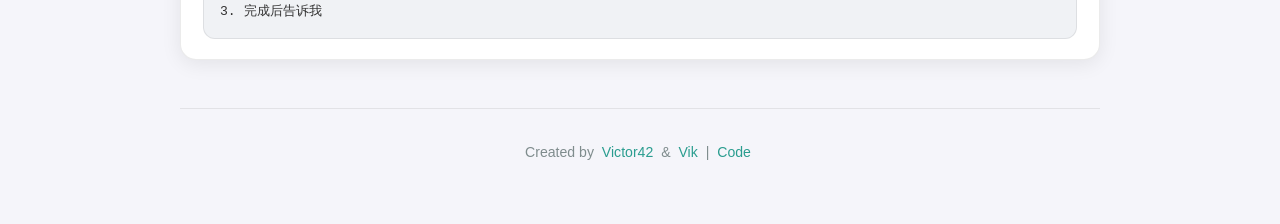
<file: file-image-toolkit/index.html>
<!DOCTYPE html>
<html lang="zh-CN">
<head>
    <meta charset="UTF-8">
    <meta name="viewport" content="width=device-width, initial-scale=1.0">
    <title>文件图像工具包 - Victor42 · Agent Skills</title>

    <meta name="description" content="当你有一堆图片、视频或文件夹要批量处理，说一句话，它替你跑完命令。">
    <meta name="author" content="Victor42">
    <meta name="robots" content="index, follow">
    <link rel="canonical" href="https://skills.victor42.work/file-image-toolkit/">

    <link rel="alternate" hreflang="zh-CN" href="https://skills.victor42.work/file-image-toolkit/">
    <link rel="alternate" hreflang="en" href="https://skills.victor42.work/file-image-toolkit/">
    <link rel="alternate" hreflang="x-default" href="https://skills.victor42.work/file-image-toolkit/">

    <meta name="skill:slug" content="file-image-toolkit">
    <meta name="skill:cli-install" content="npx skills add greenzorro/victor42-skills --skill file-image-toolkit -g">
    <meta name="skill:download-url" content="https://cloud.victor42.work/skills/file-image-toolkit.zip">
    <meta name="skill:install-dir" content="file-image-toolkit">

    <link rel="alternate" type="application/zip" href="https://cloud.victor42.work/skills/file-image-toolkit.zip" title="File-Image Toolkit skill package">

    <meta property="og:type" content="website">
    <meta property="og:title" content="文件图像工具包 - Victor42 · Agent Skills">
    <meta property="og:description" content="当你有一堆图片、视频或文件夹要批量处理，说一句话，它替你跑完命令。">
    <meta property="og:url" content="https://skills.victor42.work/file-image-toolkit/">
    <meta property="og:site_name" content="Victor42 · Agent Skills">
    <meta property="og:locale" content="zh_CN">
    <meta property="og:locale:alternate" content="en_US">
    <meta property="og:image" content="https://skills.victor42.work/assets/og-file-image-toolkit.png">
    <meta property="og:image:width" content="1200">
    <meta property="og:image:height" content="630">
    <meta property="og:image:alt" content="文件图像工具包 skill cover">

    <meta name="twitter:card" content="summary_large_image">
    <meta name="twitter:title" content="文件图像工具包">
    <meta name="twitter:description" content="当你有一堆图片、视频或文件夹要批量处理，说一句话，它替你跑完命令。">
    <meta name="twitter:image" content="https://skills.victor42.work/assets/og-file-image-toolkit.png">

    <meta name="theme-color" content="#2A9D8F">
    <link rel="icon" type="image/x-icon" href="https://victor42.work/assets/images/favicon.ico">

    <script src="../assets/analytics.js"></script>

    <script type="application/ld+json">
{
  "@context": "https://schema.org",
  "@type": "SoftwareApplication",
  "name": "File-Image Toolkit",
  "alternateName": "文件图像工具包",
  "description": "When a pile of images, videos or nested folders needs batch work, say it in one line and it runs the commands for you.",
  "url": "https://skills.victor42.work/file-image-toolkit/",
  "downloadUrl": "https://cloud.victor42.work/skills/file-image-toolkit.zip",
  "codeRepository": "https://github.com/greenzorro/victor42-skills",
  "applicationCategory": "DeveloperApplication",
  "operatingSystem": "Cross-platform (AI agent runtime)",
  "author": {
    "@type": "Person",
    "name": "Victor42",
    "url": "https://victor42.work/"
  },
  "image": "https://skills.victor42.work/assets/og-file-image-toolkit.png",
  "dateModified": "2026-10-16"
}
    </script>

    <link rel="stylesheet" href="../assets/style.css?v=20260811">

    <script>
    (function() {
        const urlParams = new URLSearchParams(window.location.search);
        const urlTheme = urlParams.get('theme');
        if (urlTheme === 'dark' || urlTheme === 'light') {
            localStorage.setItem('theme', urlTheme);
        }
        const savedTheme = localStorage.getItem('theme');
        const prefersDark = window.matchMedia('(prefers-color-scheme: dark)').matches;
        const theme = savedTheme || (prefersDark ? 'dark' : 'light');
        if (theme === 'dark') {
            document.documentElement.setAttribute('data-theme', 'dark');
        }
    })();
    </script>

    <script type="application/json" id="site-data">{"origin": "https://skills.victor42.work", "cdnBase": "https://cloud.victor42.work/skills", "parentSite": "https://victor42.work/", "parentLabel": {"zh": "小玩意", "en": "Gadgets"}, "github": "https://github.com/greenzorro/victor42-skills"}</script>
</head>
<body>
    <button class="theme-toggle" id="theme-toggle" aria-label="切换深色模式" type="button">
        <span class="theme-icon" aria-hidden="true">🌙</span>
    </button>

    <button class="lang-toggle" id="lang-toggle" aria-label="切换语言" type="button">
        <span class="lang-icon" aria-hidden="true">🌐</span>
        <span class="lang-text">EN</span>
    </button>

    <div class="container">
        <header class="skill-detail-header">
            <a class="back-link" href="../">← Victor42 · Agent Skills</a>
            <div class="detail-emoji" aria-hidden="true">🖼️</div>
            <h1 class="detail-title" data-lang="zh">文件图像工具包</h1>
            <h1 class="detail-title" data-lang="en" hidden>File-Image Toolkit</h1>
            <p class="detail-summary" data-lang="zh">当你有一堆图片、视频或文件夹要批量处理，说一句话，它替你跑完命令。</p>
            <p class="detail-summary" data-lang="en" hidden>When a pile of images, videos or nested folders needs batch work, say it in one line and it runs the commands for you.</p>
        </header>

        <section class="panel">
            <h2 data-lang="zh">触发词</h2>
            <h2 data-lang="en" hidden>Triggers</h2>
            <ul class="tag-list" data-lang="zh">
    <li>图片转换</li>
    <li>批量重命名</li>
    <li>图片去重</li>
    <li>GIF</li>
    <li>视频转换</li>
    <li>公众号视频下载</li>
    <li>文件夹扁平化</li>
            </ul>
            <ul class="tag-list" data-lang="en" hidden>
    <li>image convert</li>
    <li>resize</li>
    <li>dedup</li>
    <li>gif</li>
    <li>video convert</li>
    <li>wechat video download</li>
    <li>bulk files</li>
            </ul>
        </section>

        <section class="panel capabilities-panel" data-lang="zh">
            <h2>能力</h2>
    <section class="capability-block">
      <h3>你说一句，它干活</h3>
      <ul>
        <li>「把这些 png 转成 webp」→ 整个文件夹批量转，同名文件自动加序号</li>
        <li>「把这张图缩到 800px」→ 等比缩放，不裁掉内容</li>
        <li>「这几张图合成 GIF」→ 多帧合成，也能把 GIF 拆回帧序列</li>
        <li>「从视频里提取音频」→ mp4 直接出 mp3</li>
        <li>「把嵌套文件夹里的文件都提取出来」→ 压平到一层，文件名不丢</li>
        <li>不用自己写命令：装好后用自然语言说，Agent 去调脚本</li>
      </ul>
    </section>
    <section class="capability-block">
      <h3>图片</h3>
      <ul>
        <li>格式互转：jpg / jpeg / png / webp / avif / gif / bmp / tiff 任意互转</li>
        <li>按尺寸改：指定宽高，裁剪或填充</li>
        <li>按边长缩放：设定最大边长，保持比例</li>
        <li>裁头像：自动检测人脸，输出圆形或方形</li>
        <li>去重：感知哈希找相似图，副本移入单独目录，保留最清晰那张</li>
        <li>GIF：多帧合成，或拆成帧序列</li>
      </ul>
    </section>
    <section class="capability-block">
      <h3>音视频</h3>
      <ul>
        <li>音频互转：mp3 / wav / flac / aac / ogg / m4a / opus</li>
        <li>视频互转：mp4 / avi / mov / mkv / webm 等，可转 GIF</li>
        <li>提取音轨：从视频里取出音频</li>
        <li>图片合成视频：多张图拼接，支持交叉淡入淡出</li>
      </ul>
    </section>
    <section class="capability-block">
      <h3>下载</h3>
      <ul>
        <li>公众号文章内嵌视频：按视频标题命名，可选最高清或全部清晰度</li>
      </ul>
    </section>
    <section class="capability-block">
      <h3>文件管理</h3>
      <ul>
        <li>嵌套文件夹压平到一层</li>
        <li>按 CSV 批量重命名</li>
        <li>单文件与整文件夹都支持</li>
      </ul>
    </section>
    <section class="capability-block">
      <h3>动手前会发生什么</h3>
      <ul>
        <li>首次运行自动检查 Python 3.8+ 与依赖包，缺了帮你装</li>
        <li>只有音视频的活才需要 FFmpeg（4.3+），纯图片处理不需要</li>
        <li>批量转换、压平、重命名可以先看一份计划（dry-run）再执行</li>
        <li>同名文件自动加序号，不覆盖原文件</li>
      </ul>
    </section>
        </section>
        <section class="panel capabilities-panel" data-lang="en" hidden>
            <h2>Capabilities</h2>
    <section class="capability-block">
      <h3>Say it, it runs it</h3>
      <ul>
        <li>“Turn these pngs into webp” → whole-folder batch, same-name files get numbered</li>
        <li>“Scale this image to 800px” → proportional, nothing cropped</li>
        <li>“Turn these images into a GIF” → multi-frame compose, or split a GIF back into frames</li>
        <li>“Pull the audio out of this video” → mp4 in, mp3 out</li>
        <li>“Flatten this nested folder” → one level, no filenames lost</li>
        <li>No commands to write: install it, speak plainly, the agent calls the scripts</li>
      </ul>
    </section>
    <section class="capability-block">
      <h3>Images</h3>
      <ul>
        <li>Convert between jpg / jpeg / png / webp / avif / gif / bmp / tiff</li>
        <li>Resize by exact width and height, crop or pad</li>
        <li>Scale by longest edge, keeping the aspect ratio</li>
        <li>Avatar crop: face detection, round or square output</li>
        <li>Dedupe: perceptual hash finds near-duplicates, moves copies to a separate folder and keeps the sharpest one</li>
        <li>GIF: compose frames into a GIF, or split one back into frames</li>
      </ul>
    </section>
    <section class="capability-block">
      <h3>Audio and video</h3>
      <ul>
        <li>Convert mp3 / wav / flac / aac / ogg / m4a / opus</li>
        <li>Convert mp4 / avi / mov / mkv / webm and more; video to GIF</li>
        <li>Extract the audio track from a video</li>
        <li>Build a video from stills, with cross-fades</li>
      </ul>
    </section>
    <section class="capability-block">
      <h3>Downloads</h3>
      <ul>
        <li>Videos embedded in WeChat articles: named after the video title, highest quality only or every quality</li>
      </ul>
    </section>
    <section class="capability-block">
      <h3>File management</h3>
      <ul>
        <li>Flatten a nested folder into one level</li>
        <li>Batch rename from a CSV</li>
        <li>Single files or whole folders</li>
      </ul>
    </section>
    <section class="capability-block">
      <h3>What happens before it touches your files</h3>
      <ul>
        <li>First run checks Python 3.8+ and the dependency packages, installing what&#x27;s missing</li>
        <li>FFmpeg (4.3+) is only needed for audio and video work; image-only tasks don&#x27;t need it</li>
        <li>Batch convert, flatten and rename can run a dry-run plan first</li>
        <li>Same-name files get numbered; originals are never overwritten</li>
      </ul>
    </section>
        </section>

        <section class="panel install-block">
            <h2 id="install-title">给 AI 的安装指令</h2>
            <p class="copy-hint">
                <button type="button" class="copy-link" id="copy-btn">
                    <span data-lang="zh">复制安装指令</span>
                    <span data-lang="en" hidden>Copy the install prompt</span>
                </button>
                <span data-lang="zh">发给 AI。</span>
                <span data-lang="en" hidden> and send it to your AI.</span>
            </p>
            <div id="install-zh" data-lang="zh">
                <pre>请帮我安装 Victor42 的 文件图像工具包 skill：
1. 在终端运行：npx skills add greenzorro/victor42-skills --skill file-image-toolkit -g
2. 若没有 Node，可改为下载 https://cloud.victor42.work/skills/file-image-toolkit.zip，解压到当前环境的 skills 目录（文件夹名 file-image-toolkit），确认其中存在 SKILL.md
3. 完成后告诉我</pre>
            </div>
            <div id="install-en" data-lang="en" hidden>
                <pre>Please install Victor42&#x27;s File-Image Toolkit skill:
1. Run in your terminal: npx skills add greenzorro/victor42-skills --skill file-image-toolkit -g
2. If you don&#x27;t have Node, download https://cloud.victor42.work/skills/file-image-toolkit.zip, extract into your agent&#x27;s skills directory as file-image-toolkit, and confirm SKILL.md exists
3. Tell me when it&#x27;s done</pre>
            </div>
        </section>

        <footer class="footer">
            <p id="footer-text"></p>
        </footer>
    </div>

    <script src="../assets/shared.js?v=20260811"></script>
    <script src="../assets/skill.js?v=20260811"></script>
</body>
</html>
</file>
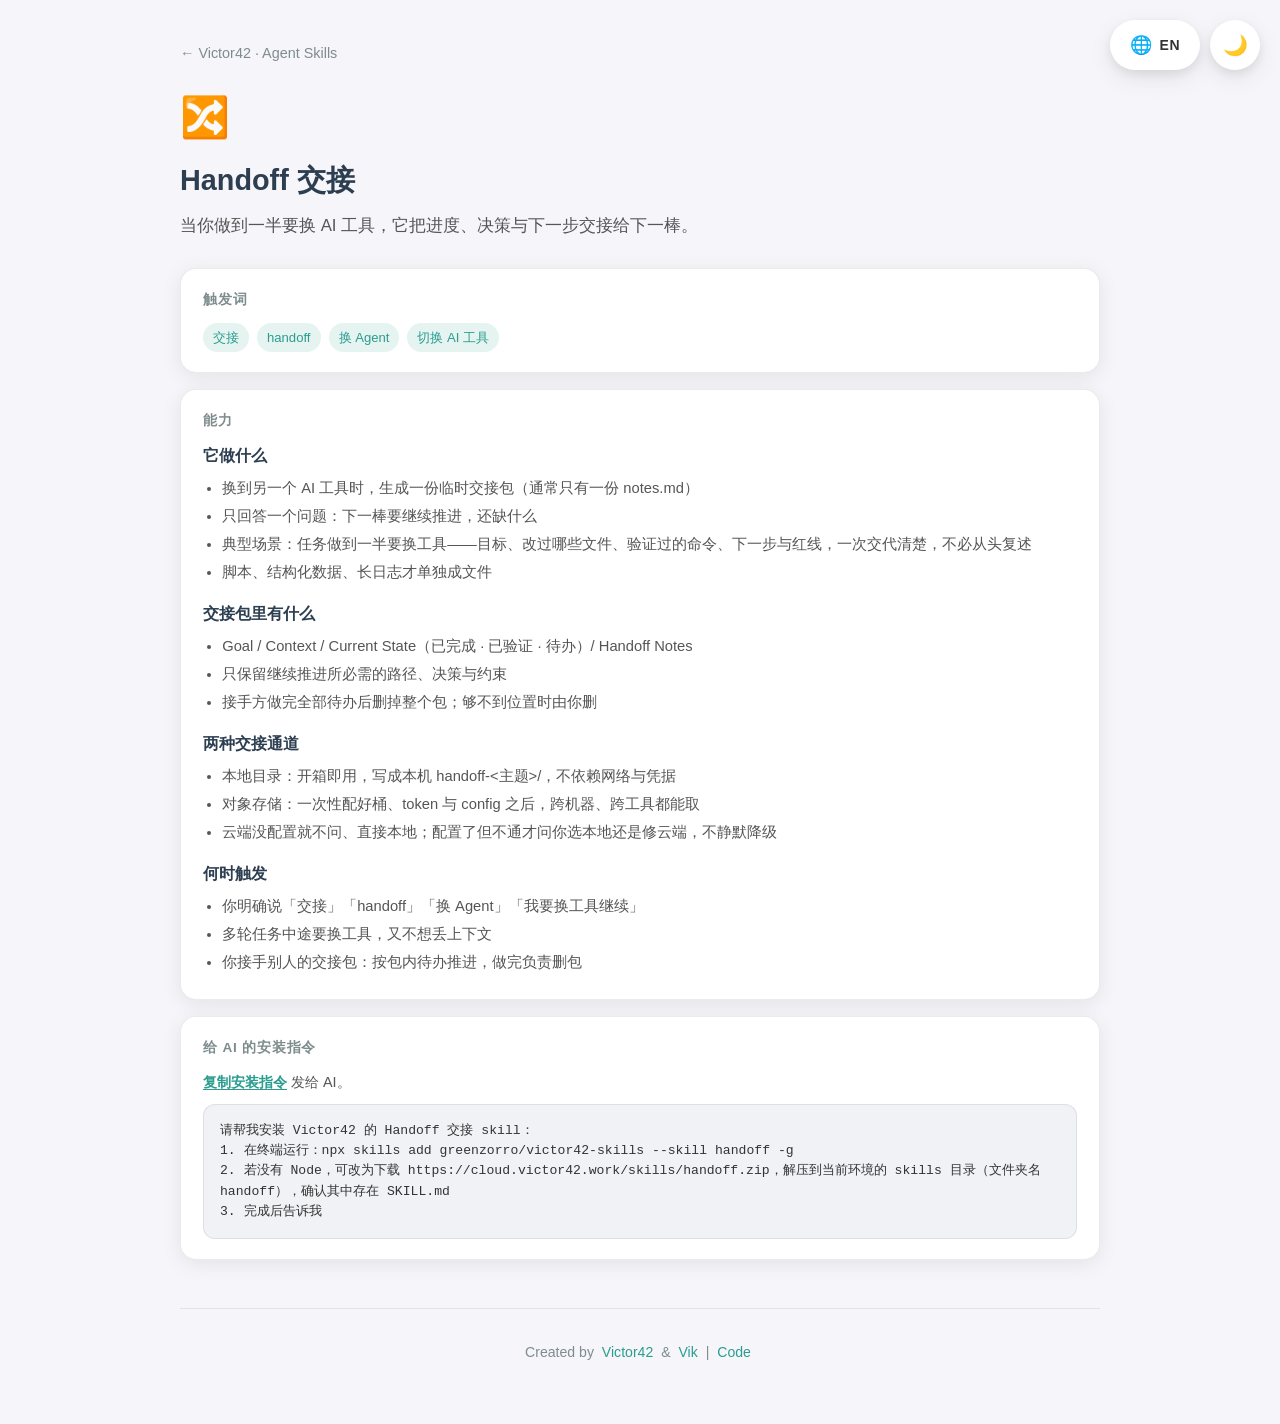
<file: handoff/index.html>
<!DOCTYPE html>
<html lang="zh-CN">
<head>
    <meta charset="UTF-8">
    <meta name="viewport" content="width=device-width, initial-scale=1.0">
    <title>Handoff 交接 - Victor42 · Agent Skills</title>

    <meta name="description" content="当你做到一半要换 AI 工具，它把进度、决策与下一步交接给下一棒。">
    <meta name="author" content="Victor42">
    <meta name="robots" content="index, follow">
    <link rel="canonical" href="https://skills.victor42.work/handoff/">

    <link rel="alternate" hreflang="zh-CN" href="https://skills.victor42.work/handoff/">
    <link rel="alternate" hreflang="en" href="https://skills.victor42.work/handoff/">
    <link rel="alternate" hreflang="x-default" href="https://skills.victor42.work/handoff/">

    <meta name="skill:slug" content="handoff">
    <meta name="skill:cli-install" content="npx skills add greenzorro/victor42-skills --skill handoff -g">
    <meta name="skill:download-url" content="https://cloud.victor42.work/skills/handoff.zip">
    <meta name="skill:install-dir" content="handoff">

    <link rel="alternate" type="application/zip" href="https://cloud.victor42.work/skills/handoff.zip" title="Handoff skill package">

    <meta property="og:type" content="website">
    <meta property="og:title" content="Handoff 交接 - Victor42 · Agent Skills">
    <meta property="og:description" content="当你做到一半要换 AI 工具，它把进度、决策与下一步交接给下一棒。">
    <meta property="og:url" content="https://skills.victor42.work/handoff/">
    <meta property="og:site_name" content="Victor42 · Agent Skills">
    <meta property="og:locale" content="zh_CN">
    <meta property="og:locale:alternate" content="en_US">
    <meta property="og:image" content="https://skills.victor42.work/assets/og-handoff.png">
    <meta property="og:image:width" content="1200">
    <meta property="og:image:height" content="630">
    <meta property="og:image:alt" content="Handoff 交接 skill cover">

    <meta name="twitter:card" content="summary_large_image">
    <meta name="twitter:title" content="Handoff 交接">
    <meta name="twitter:description" content="当你做到一半要换 AI 工具，它把进度、决策与下一步交接给下一棒。">
    <meta name="twitter:image" content="https://skills.victor42.work/assets/og-handoff.png">

    <meta name="theme-color" content="#2A9D8F">
    <link rel="icon" type="image/x-icon" href="https://victor42.work/assets/images/favicon.ico">

    <script src="../assets/analytics.js"></script>

    <script type="application/ld+json">
{
  "@context": "https://schema.org",
  "@type": "SoftwareApplication",
  "name": "Handoff",
  "alternateName": "Handoff 交接",
  "description": "When a task is half done and you switch AI tools, it hands the progress, decisions and next steps to the next agent.",
  "url": "https://skills.victor42.work/handoff/",
  "downloadUrl": "https://cloud.victor42.work/skills/handoff.zip",
  "codeRepository": "https://github.com/greenzorro/victor42-skills",
  "applicationCategory": "DeveloperApplication",
  "operatingSystem": "Cross-platform (AI agent runtime)",
  "author": {
    "@type": "Person",
    "name": "Victor42",
    "url": "https://victor42.work/"
  },
  "image": "https://skills.victor42.work/assets/og-handoff.png",
  "dateModified": "2026-10-26"
}
    </script>

    <link rel="stylesheet" href="../assets/style.css?v=20260811">

    <script>
    (function() {
        const urlParams = new URLSearchParams(window.location.search);
        const urlTheme = urlParams.get('theme');
        if (urlTheme === 'dark' || urlTheme === 'light') {
            localStorage.setItem('theme', urlTheme);
        }
        const savedTheme = localStorage.getItem('theme');
        const prefersDark = window.matchMedia('(prefers-color-scheme: dark)').matches;
        const theme = savedTheme || (prefersDark ? 'dark' : 'light');
        if (theme === 'dark') {
            document.documentElement.setAttribute('data-theme', 'dark');
        }
    })();
    </script>

    <script type="application/json" id="site-data">{"origin": "https://skills.victor42.work", "cdnBase": "https://cloud.victor42.work/skills", "parentSite": "https://victor42.work/", "parentLabel": {"zh": "小玩意", "en": "Gadgets"}, "github": "https://github.com/greenzorro/victor42-skills"}</script>
</head>
<body>
    <button class="theme-toggle" id="theme-toggle" aria-label="切换深色模式" type="button">
        <span class="theme-icon" aria-hidden="true">🌙</span>
    </button>

    <button class="lang-toggle" id="lang-toggle" aria-label="切换语言" type="button">
        <span class="lang-icon" aria-hidden="true">🌐</span>
        <span class="lang-text">EN</span>
    </button>

    <div class="container">
        <header class="skill-detail-header">
            <a class="back-link" href="../">← Victor42 · Agent Skills</a>
            <div class="detail-emoji" aria-hidden="true">🔀</div>
            <h1 class="detail-title" data-lang="zh">Handoff 交接</h1>
            <h1 class="detail-title" data-lang="en" hidden>Handoff</h1>
            <p class="detail-summary" data-lang="zh">当你做到一半要换 AI 工具，它把进度、决策与下一步交接给下一棒。</p>
            <p class="detail-summary" data-lang="en" hidden>When a task is half done and you switch AI tools, it hands the progress, decisions and next steps to the next agent.</p>
        </header>

        <section class="panel">
            <h2 data-lang="zh">触发词</h2>
            <h2 data-lang="en" hidden>Triggers</h2>
            <ul class="tag-list" data-lang="zh">
    <li>交接</li>
    <li>handoff</li>
    <li>换 Agent</li>
    <li>切换 AI 工具</li>
            </ul>
            <ul class="tag-list" data-lang="en" hidden>
    <li>handoff</li>
    <li>switch agent</li>
    <li>transfer task</li>
    <li>change AI tool</li>
            </ul>
        </section>

        <section class="panel capabilities-panel" data-lang="zh">
            <h2>能力</h2>
    <section class="capability-block">
      <h3>它做什么</h3>
      <ul>
        <li>换到另一个 AI 工具时，生成一份临时交接包（通常只有一份 notes.md）</li>
        <li>只回答一个问题：下一棒要继续推进，还缺什么</li>
        <li>典型场景：任务做到一半要换工具——目标、改过哪些文件、验证过的命令、下一步与红线，一次交代清楚，不必从头复述</li>
        <li>脚本、结构化数据、长日志才单独成文件</li>
      </ul>
    </section>
    <section class="capability-block">
      <h3>交接包里有什么</h3>
      <ul>
        <li>Goal / Context / Current State（已完成 · 已验证 · 待办）/ Handoff Notes</li>
        <li>只保留继续推进所必需的路径、决策与约束</li>
        <li>接手方做完全部待办后删掉整个包；够不到位置时由你删</li>
      </ul>
    </section>
    <section class="capability-block">
      <h3>两种交接通道</h3>
      <ul>
        <li>本地目录：开箱即用，写成本机 handoff-&lt;主题&gt;/，不依赖网络与凭据</li>
        <li>对象存储：一次性配好桶、token 与 config 之后，跨机器、跨工具都能取</li>
        <li>云端没配置就不问、直接本地；配置了但不通才问你选本地还是修云端，不静默降级</li>
      </ul>
    </section>
    <section class="capability-block">
      <h3>何时触发</h3>
      <ul>
        <li>你明确说「交接」「handoff」「换 Agent」「我要换工具继续」</li>
        <li>多轮任务中途要换工具，又不想丢上下文</li>
        <li>你接手别人的交接包：按包内待办推进，做完负责删包</li>
      </ul>
    </section>
        </section>
        <section class="panel capabilities-panel" data-lang="en" hidden>
            <h2>Capabilities</h2>
    <section class="capability-block">
      <h3>What it does</h3>
      <ul>
        <li>Builds a temporary handoff package (usually a single notes.md) when you switch AI tools</li>
        <li>Answers one question: what does the next agent need to keep going</li>
        <li>Typical case: a task half done in one tool, picked up in another — goal, files changed, commands verified, next steps and red lines stated once instead of re-explained</li>
        <li>Scripts, structured data or long logs get separate files</li>
      </ul>
    </section>
    <section class="capability-block">
      <h3>What&#x27;s in the package</h3>
      <ul>
        <li>Goal / Context / Current State (done · verified · open) / Handoff Notes</li>
        <li>Only the paths, decisions and constraints needed to continue</li>
        <li>The receiving agent deletes the whole package once every open item is done; you delete it if it can&#x27;t reach the location</li>
      </ul>
    </section>
    <section class="capability-block">
      <h3>Two channels</h3>
      <ul>
        <li>Local directory: works out of the box, writes handoff-&lt;theme&gt;/ on this machine, no network or credentials</li>
        <li>Object storage: after a one-time bucket, token and config setup, packages cross machines and tools</li>
        <li>Unconfigured cloud never asks and goes local; only a configured-but-unreachable cloud asks local-or-fix — no silent downgrade</li>
      </ul>
    </section>
    <section class="capability-block">
      <h3>When it triggers</h3>
      <ul>
        <li>You explicitly ask for a handoff / agent switch / tool transfer</li>
        <li>A multi-turn task needs to survive switching AI tools</li>
        <li>You receive someone&#x27;s handoff package: work its open items, then delete it</li>
      </ul>
    </section>
        </section>

        <section class="panel install-block">
            <h2 id="install-title">给 AI 的安装指令</h2>
            <p class="copy-hint">
                <button type="button" class="copy-link" id="copy-btn">
                    <span data-lang="zh">复制安装指令</span>
                    <span data-lang="en" hidden>Copy the install prompt</span>
                </button>
                <span data-lang="zh">发给 AI。</span>
                <span data-lang="en" hidden> and send it to your AI.</span>
            </p>
            <div id="install-zh" data-lang="zh">
                <pre>请帮我安装 Victor42 的 Handoff 交接 skill：
1. 在终端运行：npx skills add greenzorro/victor42-skills --skill handoff -g
2. 若没有 Node，可改为下载 https://cloud.victor42.work/skills/handoff.zip，解压到当前环境的 skills 目录（文件夹名 handoff），确认其中存在 SKILL.md
3. 完成后告诉我</pre>
            </div>
            <div id="install-en" data-lang="en" hidden>
                <pre>Please install Victor42&#x27;s Handoff skill:
1. Run in your terminal: npx skills add greenzorro/victor42-skills --skill handoff -g
2. If you don&#x27;t have Node, download https://cloud.victor42.work/skills/handoff.zip, extract into your agent&#x27;s skills directory as handoff, and confirm SKILL.md exists
3. Tell me when it&#x27;s done</pre>
            </div>
        </section>

        <footer class="footer">
            <p id="footer-text"></p>
        </footer>
    </div>

    <script src="../assets/shared.js?v=20260811"></script>
    <script src="../assets/skill.js?v=20260811"></script>
</body>
</html>
</file>
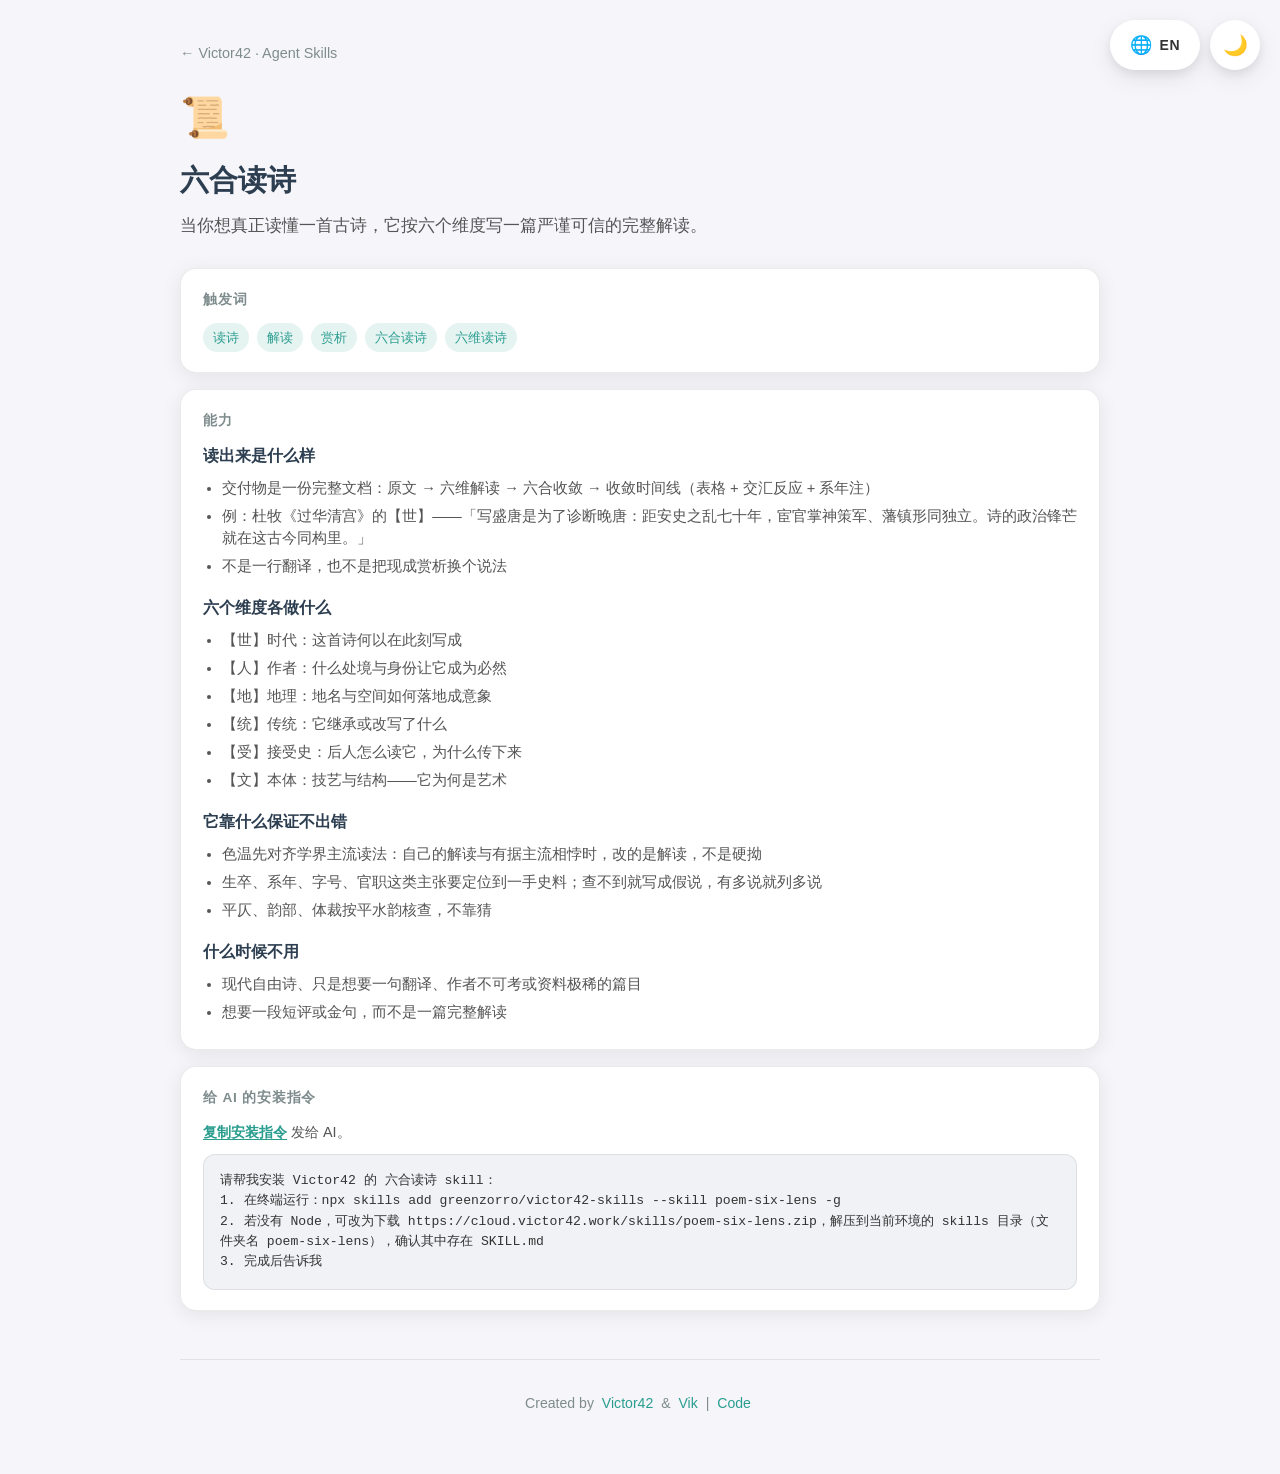
<file: poem-six-lens/index.html>
<!DOCTYPE html>
<html lang="zh-CN">
<head>
    <meta charset="UTF-8">
    <meta name="viewport" content="width=device-width, initial-scale=1.0">
    <title>六合读诗 - Victor42 · Agent Skills</title>

    <meta name="description" content="当你想真正读懂一首古诗，它按六个维度写一篇严谨可信的完整解读。">
    <meta name="author" content="Victor42">
    <meta name="robots" content="index, follow">
    <link rel="canonical" href="https://skills.victor42.work/poem-six-lens/">

    <link rel="alternate" hreflang="zh-CN" href="https://skills.victor42.work/poem-six-lens/">
    <link rel="alternate" hreflang="en" href="https://skills.victor42.work/poem-six-lens/">
    <link rel="alternate" hreflang="x-default" href="https://skills.victor42.work/poem-six-lens/">

    <meta name="skill:slug" content="poem-six-lens">
    <meta name="skill:cli-install" content="npx skills add greenzorro/victor42-skills --skill poem-six-lens -g">
    <meta name="skill:download-url" content="https://cloud.victor42.work/skills/poem-six-lens.zip">
    <meta name="skill:install-dir" content="poem-six-lens">

    <link rel="alternate" type="application/zip" href="https://cloud.victor42.work/skills/poem-six-lens.zip" title="Poem Six-Lens skill package">

    <meta property="og:type" content="website">
    <meta property="og:title" content="六合读诗 - Victor42 · Agent Skills">
    <meta property="og:description" content="当你想真正读懂一首古诗，它按六个维度写一篇严谨可信的完整解读。">
    <meta property="og:url" content="https://skills.victor42.work/poem-six-lens/">
    <meta property="og:site_name" content="Victor42 · Agent Skills">
    <meta property="og:locale" content="zh_CN">
    <meta property="og:locale:alternate" content="en_US">
    <meta property="og:image" content="https://skills.victor42.work/assets/og-poem-six-lens.png">
    <meta property="og:image:width" content="1200">
    <meta property="og:image:height" content="630">
    <meta property="og:image:alt" content="六合读诗 skill cover">

    <meta name="twitter:card" content="summary_large_image">
    <meta name="twitter:title" content="六合读诗">
    <meta name="twitter:description" content="当你想真正读懂一首古诗，它按六个维度写一篇严谨可信的完整解读。">
    <meta name="twitter:image" content="https://skills.victor42.work/assets/og-poem-six-lens.png">

    <meta name="theme-color" content="#2A9D8F">
    <link rel="icon" type="image/x-icon" href="https://victor42.work/assets/images/favicon.ico">

    <script src="../assets/analytics.js"></script>

    <script type="application/ld+json">
{
  "@context": "https://schema.org",
  "@type": "SoftwareApplication",
  "name": "Poem Six-Lens",
  "alternateName": "六合读诗",
  "description": "When you want to actually understand a classical Chinese poem, it writes one complete, rigorous and trustworthy reading along six lenses.",
  "url": "https://skills.victor42.work/poem-six-lens/",
  "downloadUrl": "https://cloud.victor42.work/skills/poem-six-lens.zip",
  "codeRepository": "https://github.com/greenzorro/victor42-skills",
  "applicationCategory": "DeveloperApplication",
  "operatingSystem": "Cross-platform (AI agent runtime)",
  "author": {
    "@type": "Person",
    "name": "Victor42",
    "url": "https://victor42.work/"
  },
  "image": "https://skills.victor42.work/assets/og-poem-six-lens.png",
  "dateModified": "2026-08-11"
}
    </script>

    <link rel="stylesheet" href="../assets/style.css?v=20260811">

    <script>
    (function() {
        const urlParams = new URLSearchParams(window.location.search);
        const urlTheme = urlParams.get('theme');
        if (urlTheme === 'dark' || urlTheme === 'light') {
            localStorage.setItem('theme', urlTheme);
        }
        const savedTheme = localStorage.getItem('theme');
        const prefersDark = window.matchMedia('(prefers-color-scheme: dark)').matches;
        const theme = savedTheme || (prefersDark ? 'dark' : 'light');
        if (theme === 'dark') {
            document.documentElement.setAttribute('data-theme', 'dark');
        }
    })();
    </script>

    <script type="application/json" id="site-data">{"origin": "https://skills.victor42.work", "cdnBase": "https://cloud.victor42.work/skills", "parentSite": "https://victor42.work/", "parentLabel": {"zh": "小玩意", "en": "Gadgets"}, "github": "https://github.com/greenzorro/victor42-skills"}</script>
</head>
<body>
    <button class="theme-toggle" id="theme-toggle" aria-label="切换深色模式" type="button">
        <span class="theme-icon" aria-hidden="true">🌙</span>
    </button>

    <button class="lang-toggle" id="lang-toggle" aria-label="切换语言" type="button">
        <span class="lang-icon" aria-hidden="true">🌐</span>
        <span class="lang-text">EN</span>
    </button>

    <div class="container">
        <header class="skill-detail-header">
            <a class="back-link" href="../">← Victor42 · Agent Skills</a>
            <div class="detail-emoji" aria-hidden="true">📜</div>
            <h1 class="detail-title" data-lang="zh">六合读诗</h1>
            <h1 class="detail-title" data-lang="en" hidden>Poem Six-Lens</h1>
            <p class="detail-summary" data-lang="zh">当你想真正读懂一首古诗，它按六个维度写一篇严谨可信的完整解读。</p>
            <p class="detail-summary" data-lang="en" hidden>When you want to actually understand a classical Chinese poem, it writes one complete, rigorous and trustworthy reading along six lenses.</p>
        </header>

        <section class="panel">
            <h2 data-lang="zh">触发词</h2>
            <h2 data-lang="en" hidden>Triggers</h2>
            <ul class="tag-list" data-lang="zh">
    <li>读诗</li>
    <li>解读</li>
    <li>赏析</li>
    <li>六合读诗</li>
    <li>六维读诗</li>
            </ul>
            <ul class="tag-list" data-lang="en" hidden>
    <li>read poem</li>
    <li>poetry interpretation</li>
    <li>six-lens</li>
    <li>classical Chinese poem</li>
            </ul>
        </section>

        <section class="panel capabilities-panel" data-lang="zh">
            <h2>能力</h2>
    <section class="capability-block">
      <h3>读出来是什么样</h3>
      <ul>
        <li>交付物是一份完整文档：原文 → 六维解读 → 六合收敛 → 收敛时间线（表格 + 交汇反应 + 系年注）</li>
        <li>例：杜牧《过华清宫》的【世】——「写盛唐是为了诊断晚唐：距安史之乱七十年，宦官掌神策军、藩镇形同独立。诗的政治锋芒就在这古今同构里。」</li>
        <li>不是一行翻译，也不是把现成赏析换个说法</li>
      </ul>
    </section>
    <section class="capability-block">
      <h3>六个维度各做什么</h3>
      <ul>
        <li>【世】时代：这首诗何以在此刻写成</li>
        <li>【人】作者：什么处境与身份让它成为必然</li>
        <li>【地】地理：地名与空间如何落地成意象</li>
        <li>【统】传统：它继承或改写了什么</li>
        <li>【受】接受史：后人怎么读它，为什么传下来</li>
        <li>【文】本体：技艺与结构——它为何是艺术</li>
      </ul>
    </section>
    <section class="capability-block">
      <h3>它靠什么保证不出错</h3>
      <ul>
        <li>色温先对齐学界主流读法：自己的解读与有据主流相悖时，改的是解读，不是硬拗</li>
        <li>生卒、系年、字号、官职这类主张要定位到一手史料；查不到就写成假说，有多说就列多说</li>
        <li>平仄、韵部、体裁按平水韵核查，不靠猜</li>
      </ul>
    </section>
    <section class="capability-block">
      <h3>什么时候不用</h3>
      <ul>
        <li>现代自由诗、只是想要一句翻译、作者不可考或资料极稀的篇目</li>
        <li>想要一段短评或金句，而不是一篇完整解读</li>
      </ul>
    </section>
        </section>
        <section class="panel capabilities-panel" data-lang="en" hidden>
            <h2>Capabilities</h2>
    <section class="capability-block">
      <h3>What a reading looks like</h3>
      <ul>
        <li>One complete document: the poem → six-lens reading → convergence → a convergence timeline (table, cross-currents, dating notes)</li>
        <li>For Du Mu&#x27;s *Passing Huaqing Palace*, the era lens reads the High Tang scene as a diagnosis of the late Tang — seventy years after An Lushan, eunuchs holding the palace army, warlords running their own provinces; the political edge sits in that mirroring</li>
        <li>Not a line-by-line translation, and not an existing essay reworded</li>
      </ul>
    </section>
    <section class="capability-block">
      <h3>What each lens does</h3>
      <ul>
        <li>Era — why this poem could only be written at this moment</li>
        <li>Author — which circumstances and identity made it inevitable</li>
        <li>Geography — how place names and space become imagery</li>
        <li>Tradition — what it inherits or rewrites</li>
        <li>Reception — how later readers took it, and why it survived</li>
        <li>Craft — technique and structure: why it is art</li>
      </ul>
    </section>
    <section class="capability-block">
      <h3>Why it holds up</h3>
      <ul>
        <li>Emotional temperature is checked against the scholarly mainstream first; if the reading conflicts with a documented consensus, the reading changes, not the consensus</li>
        <li>Dates, ages, courtesy names and offices must be traced to a primary source; without one the claim is written as a hypothesis, and competing accounts are listed</li>
        <li>Tonal patterns, rhyme categories and form are checked against the Pingshui rhyme tables, not guessed</li>
      </ul>
    </section>
    <section class="capability-block">
      <h3>When not to use it</h3>
      <ul>
        <li>Modern free verse, a plain translation, or a poem whose author and dating are unknown or thinly documented</li>
        <li>You want a short verdict or a quotable line, not a full reading</li>
      </ul>
    </section>
        </section>

        <section class="panel install-block">
            <h2 id="install-title">给 AI 的安装指令</h2>
            <p class="copy-hint">
                <button type="button" class="copy-link" id="copy-btn">
                    <span data-lang="zh">复制安装指令</span>
                    <span data-lang="en" hidden>Copy the install prompt</span>
                </button>
                <span data-lang="zh">发给 AI。</span>
                <span data-lang="en" hidden> and send it to your AI.</span>
            </p>
            <div id="install-zh" data-lang="zh">
                <pre>请帮我安装 Victor42 的 六合读诗 skill：
1. 在终端运行：npx skills add greenzorro/victor42-skills --skill poem-six-lens -g
2. 若没有 Node，可改为下载 https://cloud.victor42.work/skills/poem-six-lens.zip，解压到当前环境的 skills 目录（文件夹名 poem-six-lens），确认其中存在 SKILL.md
3. 完成后告诉我</pre>
            </div>
            <div id="install-en" data-lang="en" hidden>
                <pre>Please install Victor42&#x27;s Poem Six-Lens skill:
1. Run in your terminal: npx skills add greenzorro/victor42-skills --skill poem-six-lens -g
2. If you don&#x27;t have Node, download https://cloud.victor42.work/skills/poem-six-lens.zip, extract into your agent&#x27;s skills directory as poem-six-lens, and confirm SKILL.md exists
3. Tell me when it&#x27;s done</pre>
            </div>
        </section>

        <footer class="footer">
            <p id="footer-text"></p>
        </footer>
    </div>

    <script src="../assets/shared.js?v=20260811"></script>
    <script src="../assets/skill.js?v=20260811"></script>
</body>
</html>
</file>
<file: assets/style.css>
/*
 * File: style.css
 * Project: victor42-skills
 * Description: Layout and theme styles for catalog and skill detail pages
 */

:root {
    --color-primary: #2A9D8F;
    --color-primary-hover: #219789;
    --color-primary-soft: rgba(42, 157, 143, 0.12);
    --color-text: #333;
    --color-text-secondary: #555;
    --color-text-muted: #7f8c8d;
    --color-text-heading: #2c3e50;
    --color-background: #f5f5fa;
    --color-card-background: #ffffff;
    --color-card-shadow: rgba(0, 0, 0, 0.08);
    --color-card-shadow-hover: rgba(0, 0, 0, 0.12);
    --color-loading-bg: #f3f3f3;
    --color-loading-spinner: #667eea;
    --color-error: #e74c3c;
    --color-code-bg: #f0f2f5;
    --color-border: rgba(0, 0, 0, 0.08);
}

[data-theme="dark"] {
    --color-text: #d0d3d6;
    --color-text-secondary: #b0b3b8;
    --color-text-muted: #8a8d91;
    --color-text-heading: #e0e0e0;
    --color-background: #18191a;
    --color-card-background: rgba(36, 37, 38, 0.72);
    --color-card-shadow: transparent;
    --color-card-shadow-hover: transparent;
    --color-loading-bg: #3a3b3c;
    --color-code-bg: #242526;
    --color-border: rgba(255, 255, 255, 0.08);
    --color-primary-soft: rgba(42, 157, 143, 0.18);
}

* {
    margin: 0;
    padding: 0;
    box-sizing: border-box;
}

body {
    font-family: -apple-system, BlinkMacSystemFont, 'Segoe UI', 'PingFang SC', 'Hiragino Sans GB', 'Microsoft YaHei', 'Helvetica Neue', Helvetica, Arial, sans-serif;
    line-height: 1.6;
    color: var(--color-text);
    background: var(--color-background);
    min-height: 100vh;
    transition: background-color 0.3s ease, color 0.3s ease;
}

a {
    color: var(--color-primary);
    text-decoration: none;
}

a:hover {
    color: var(--color-primary-hover);
}

:focus {
    outline: none;
}

:focus-visible {
    outline: 2px solid var(--color-primary);
    outline-offset: 3px;
}

.theme-toggle:focus-visible,
.lang-toggle:focus-visible,
.skill-card:focus-visible {
    outline-offset: 4px;
}

/* Theme toggle */
.theme-toggle {
    position: fixed;
    top: 20px;
    right: 20px;
    z-index: 1000;
    width: 50px;
    height: 50px;
    border: none;
    border-radius: 50%;
    background: var(--color-card-background);
    color: var(--color-text);
    box-shadow:
        0 4px 12px var(--color-card-shadow),
        0 8px 24px var(--color-card-shadow);
    cursor: pointer;
    display: flex;
    align-items: center;
    justify-content: center;
    transition: all 0.3s ease;
    font-size: 20px;
}

.theme-toggle:hover {
    transform: scale(1.1);
    box-shadow:
        0 6px 16px var(--color-card-shadow-hover),
        0 12px 32px var(--color-card-shadow-hover);
}

.theme-toggle:active {
    transform: scale(0.95);
}

.theme-icon {
    transition: transform 0.3s ease;
}

[data-theme="dark"] .theme-icon {
    transform: rotate(180deg);
}

/* Language toggle */
.lang-toggle {
    position: fixed;
    top: 20px;
    right: 80px;
    z-index: 1000;
    height: 50px;
    min-width: 80px;
    padding: 0 20px;
    border: none;
    border-radius: 25px;
    background: var(--color-card-background);
    color: var(--color-text);
    box-shadow:
        0 4px 12px var(--color-card-shadow),
        0 8px 24px var(--color-card-shadow);
    cursor: pointer;
    display: flex;
    align-items: center;
    justify-content: center;
    gap: 8px;
    transition: all 0.3s ease;
    font-size: 14px;
    font-weight: 600;
    font-family: -apple-system, BlinkMacSystemFont, 'Segoe UI', sans-serif;
}

.lang-toggle:hover {
    transform: translateY(-2px) scale(1.02);
    box-shadow:
        0 6px 16px var(--color-card-shadow-hover),
        0 12px 32px var(--color-card-shadow-hover);
}

.lang-toggle:active {
    transform: translateY(0) scale(0.98);
}

.lang-icon {
    font-size: 18px;
    line-height: 1;
    display: flex;
    align-items: center;
    justify-content: center;
}

.lang-text {
    font-size: 14px;
    font-weight: 600;
    text-transform: uppercase;
    letter-spacing: 0.5px;
    line-height: 1;
}

.container {
    max-width: 960px;
    margin: 0 auto;
    padding: 40px 20px 60px;
}

.site-header {
    margin-bottom: 32px;
}

.parent-link {
    display: inline-block;
    font-size: 0.75rem;
    font-weight: 600;
    letter-spacing: 0.04em;
    color: var(--color-primary);
    background: var(--color-primary-soft);
    padding: 4px 10px;
    border-radius: 999px;
    margin-bottom: 12px;
    text-decoration: none;
}

.parent-link:hover {
    color: var(--color-primary-hover);
    background: var(--color-primary-soft);
}

.site-title {
    font-size: 2rem;
    font-weight: 700;
    color: var(--color-text-heading);
    margin-bottom: 8px;
}

.hero-card {
    background: linear-gradient(135deg, rgba(42, 157, 143, 0.92), rgba(33, 151, 137, 0.88));
    color: #fff;
    border-radius: 16px;
    padding: 24px;
    margin-bottom: 28px;
    box-shadow: 0 8px 32px rgba(42, 157, 143, 0.25);
}

.hero-card p {
    margin: 0;
    font-size: 1.05rem;
    line-height: 1.65;
}

.skills-grid {
    display: grid;
    grid-template-columns: repeat(2, 1fr);
    gap: 16px;
}

.skill-card {
    display: block;
    background: var(--color-card-background);
    border-radius: 16px;
    padding: 20px;
    box-shadow: 0 4px 20px var(--color-card-shadow), 0 8px 40px var(--color-card-shadow);
    transition: transform 0.25s ease, box-shadow 0.25s ease;
    color: inherit;
    text-decoration: none;
    border: 1px solid var(--color-border);
}

.skill-card:hover {
    transform: translateY(-3px);
    box-shadow: 0 12px 40px var(--color-card-shadow-hover);
    color: inherit;
}

.skill-emoji {
    font-size: 2rem;
    line-height: 1;
    margin-bottom: 10px;
}

.skill-name {
    font-size: 1.05rem;
    font-weight: 600;
    color: var(--color-text-heading);
    margin-bottom: 6px;
}

.skill-summary {
    font-size: 0.85rem;
    color: var(--color-text-muted);
    line-height: 1.5;
}

.skill-detail-header {
    margin-bottom: 28px;
}

.back-link {
    display: inline-flex;
    align-items: center;
    gap: 6px;
    font-size: 0.9rem;
    margin-bottom: 20px;
    color: var(--color-text-muted);
}

.back-link:hover {
    color: var(--color-primary);
}

.detail-emoji {
    font-size: 2.5rem;
    margin-bottom: 8px;
}

.detail-title {
    font-size: 1.8rem;
    font-weight: 700;
    color: var(--color-text-heading);
    margin-bottom: 10px;
}

.detail-summary {
    font-size: 1.05rem;
    color: var(--color-text-secondary);
}

.panel {
    background: var(--color-card-background);
    border: 1px solid var(--color-border);
    border-radius: 16px;
    padding: 20px 22px;
    margin-bottom: 16px;
    box-shadow: 0 4px 20px var(--color-card-shadow);
}

.panel h2 {
    font-size: 0.85rem;
    font-weight: 700;
    text-transform: uppercase;
    letter-spacing: 0.06em;
    color: var(--color-text-muted);
    margin-bottom: 12px;
}

.tag-list {
    display: flex;
    flex-wrap: wrap;
    gap: 8px;
    list-style: none;
}

.tag-list li {
    font-size: 0.82rem;
    padding: 4px 10px;
    border-radius: 999px;
    background: var(--color-primary-soft);
    color: var(--color-primary);
}

.capability-block {
    margin-bottom: 18px;
}

.capability-block:last-child {
    margin-bottom: 0;
}

.capability-block h3 {
    font-size: 1rem;
    font-weight: 600;
    color: var(--color-text-heading);
    margin-bottom: 8px;
}

.capability-block ul {
    margin: 0;
    padding-left: 1.2rem;
}

.capability-block li {
    font-size: 0.92rem;
    color: var(--color-text-secondary);
    margin-bottom: 6px;
    line-height: 1.5;
}

.install-block pre {
    background: var(--color-code-bg);
    border: 1px solid var(--color-border);
    border-radius: 12px;
    padding: 16px;
    overflow-x: auto;
    font-family: ui-monospace, SFMono-Regular, Menlo, Monaco, Consolas, monospace;
    font-size: 0.82rem;
    line-height: 1.55;
    white-space: pre-wrap;
    word-break: break-word;
    color: var(--color-text);
    margin-top: 10px;
}

.copy-hint {
    font-size: 0.9rem;
    color: var(--color-text-secondary);
    line-height: 1.6;
}

.copy-link {
    display: inline;
    padding: 0;
    margin: 0;
    border: none;
    background: none;
    color: var(--color-primary);
    font: inherit;
    font-weight: 600;
    text-decoration: underline;
    text-underline-offset: 2px;
    cursor: pointer;
}

.copy-link:hover {
    color: var(--color-primary-hover);
}

.copy-link.is-copied {
    color: var(--color-primary);
    text-decoration: none;
    pointer-events: none;
}

.loading {
    text-align: center;
    padding: 80px 20px;
}

.loading-spinner {
    width: 40px;
    height: 40px;
    border: 4px solid var(--color-loading-bg);
    border-top: 4px solid var(--color-loading-spinner);
    border-radius: 50%;
    animation: spin 1s linear infinite;
    margin: 0 auto 20px;
}

@keyframes spin {
    to { transform: rotate(360deg); }
}

.error {
    text-align: center;
    padding: 80px 20px;
    color: var(--color-error);
}

.footer {
    text-align: center;
    margin-top: 48px;
    padding-top: 32px;
    border-top: 1px solid var(--color-border);
}

.footer p {
    color: var(--color-text-muted);
    font-size: 0.88rem;
}

.footer a {
    margin: 0 4px;
}

[hidden] {
    display: none !important;
}

@media (max-width: 640px) {
    .skills-grid {
        grid-template-columns: 1fr;
    }

    .site-title {
        font-size: 1.6rem;
    }

    .detail-title {
        font-size: 1.45rem;
    }
}

@media (prefers-reduced-motion: reduce) {
    *, *::before, *::after {
        animation-duration: 0.01ms !important;
        transition-duration: 0.01ms !important;
    }

    .skill-card:hover,
    .theme-toggle:hover,
    .lang-toggle:hover {
        transform: none;
    }
}
</file>
